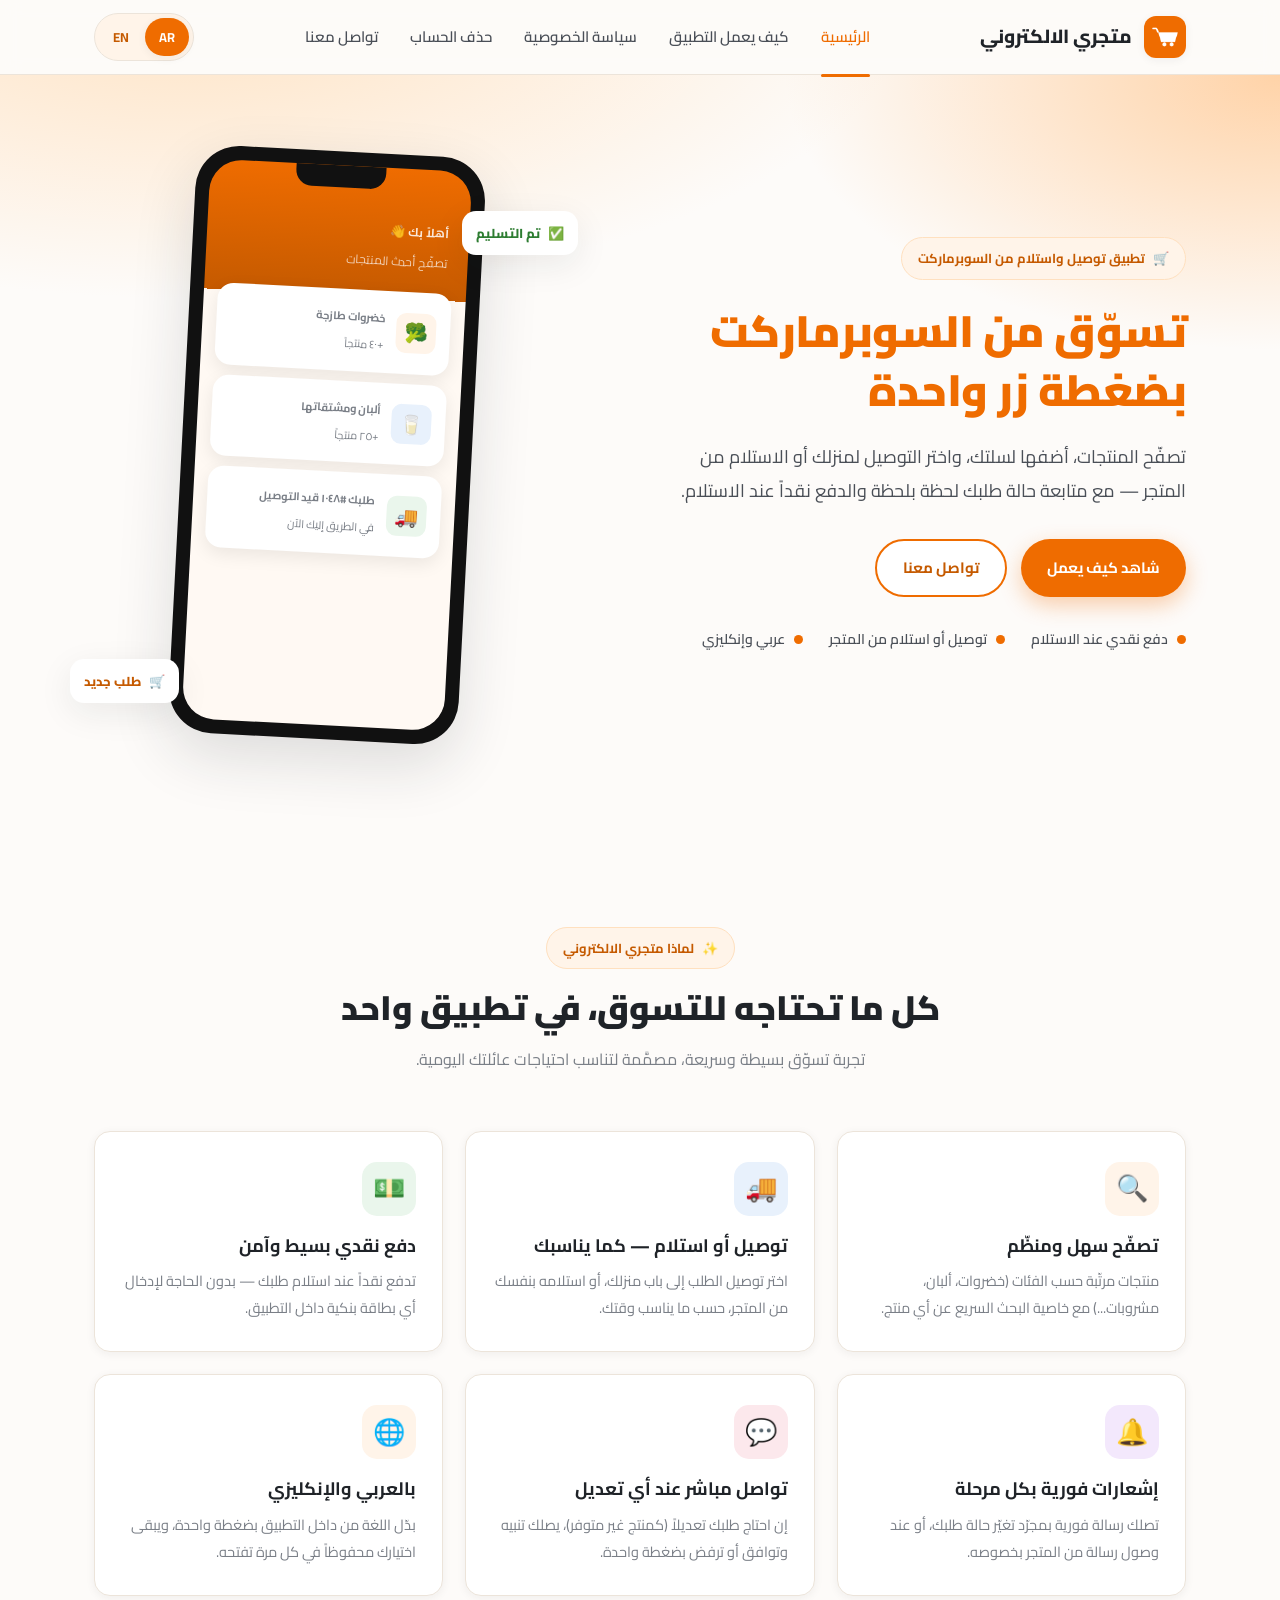
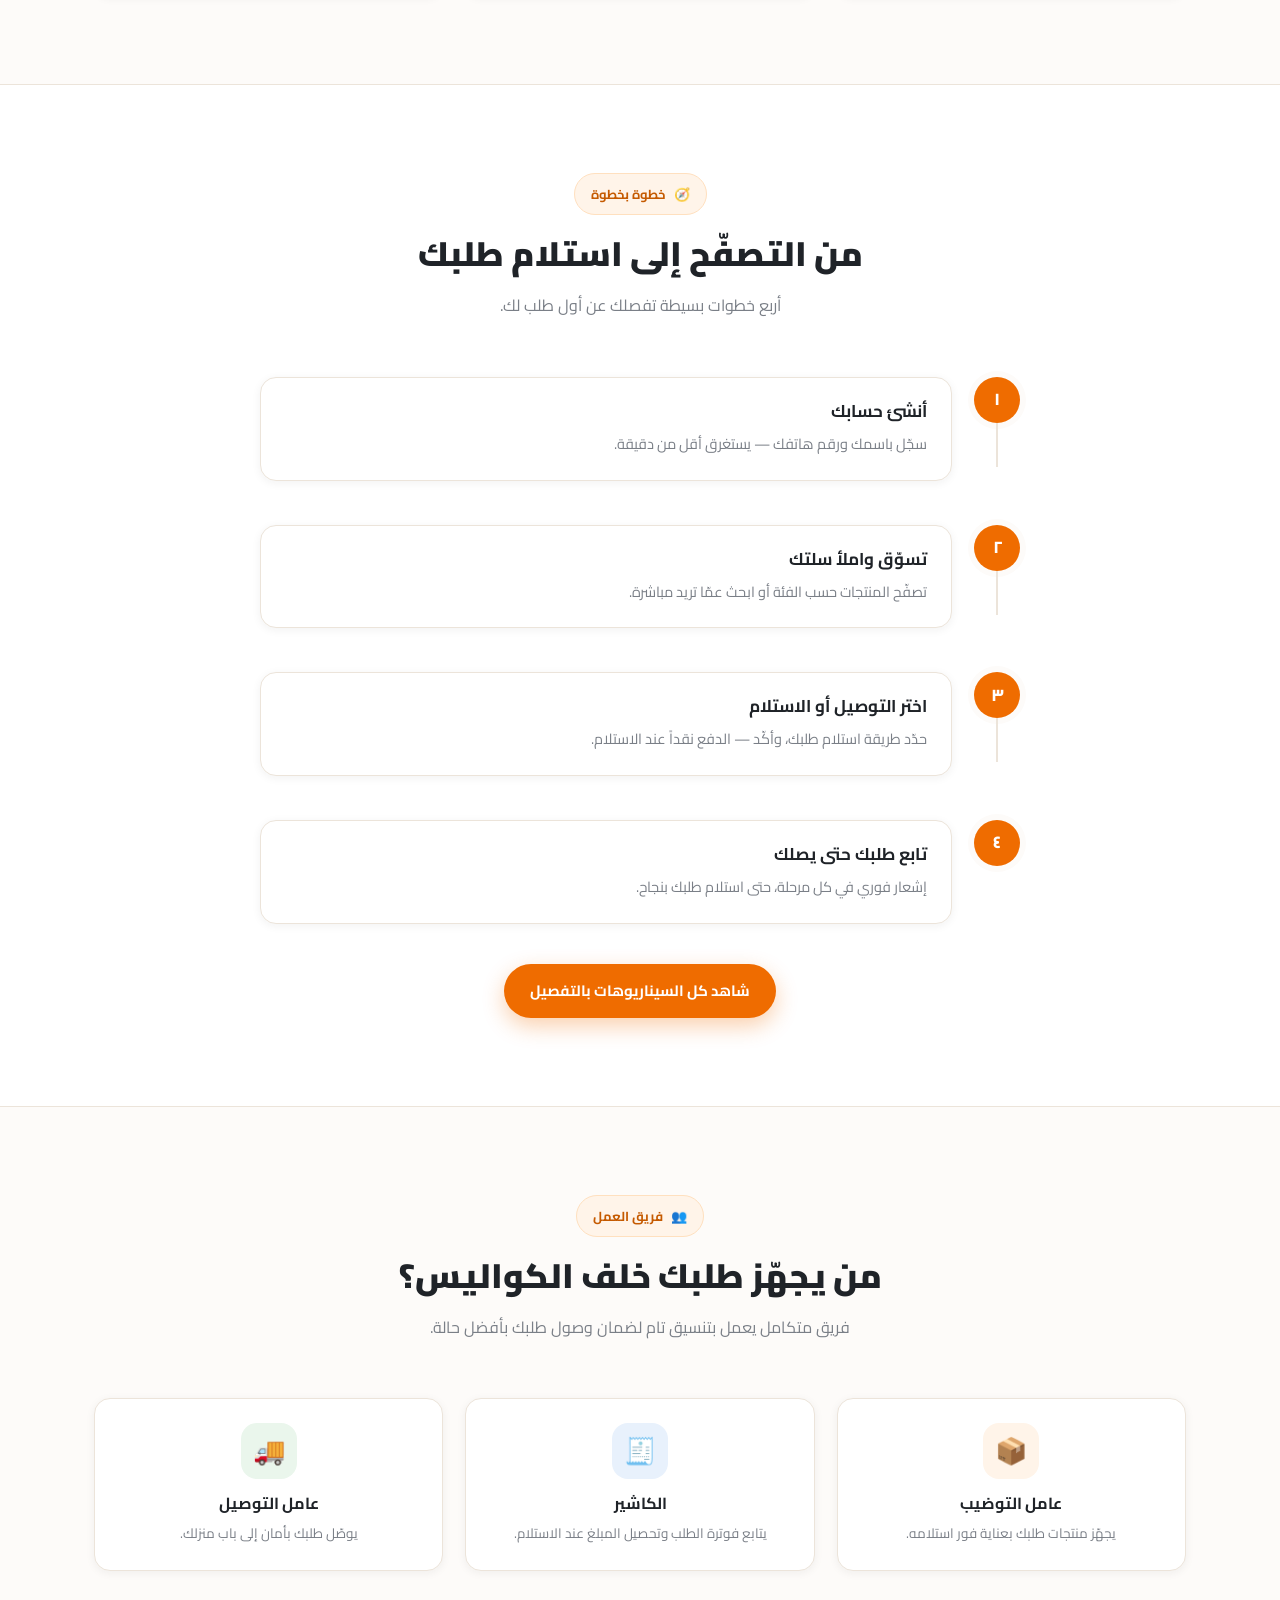
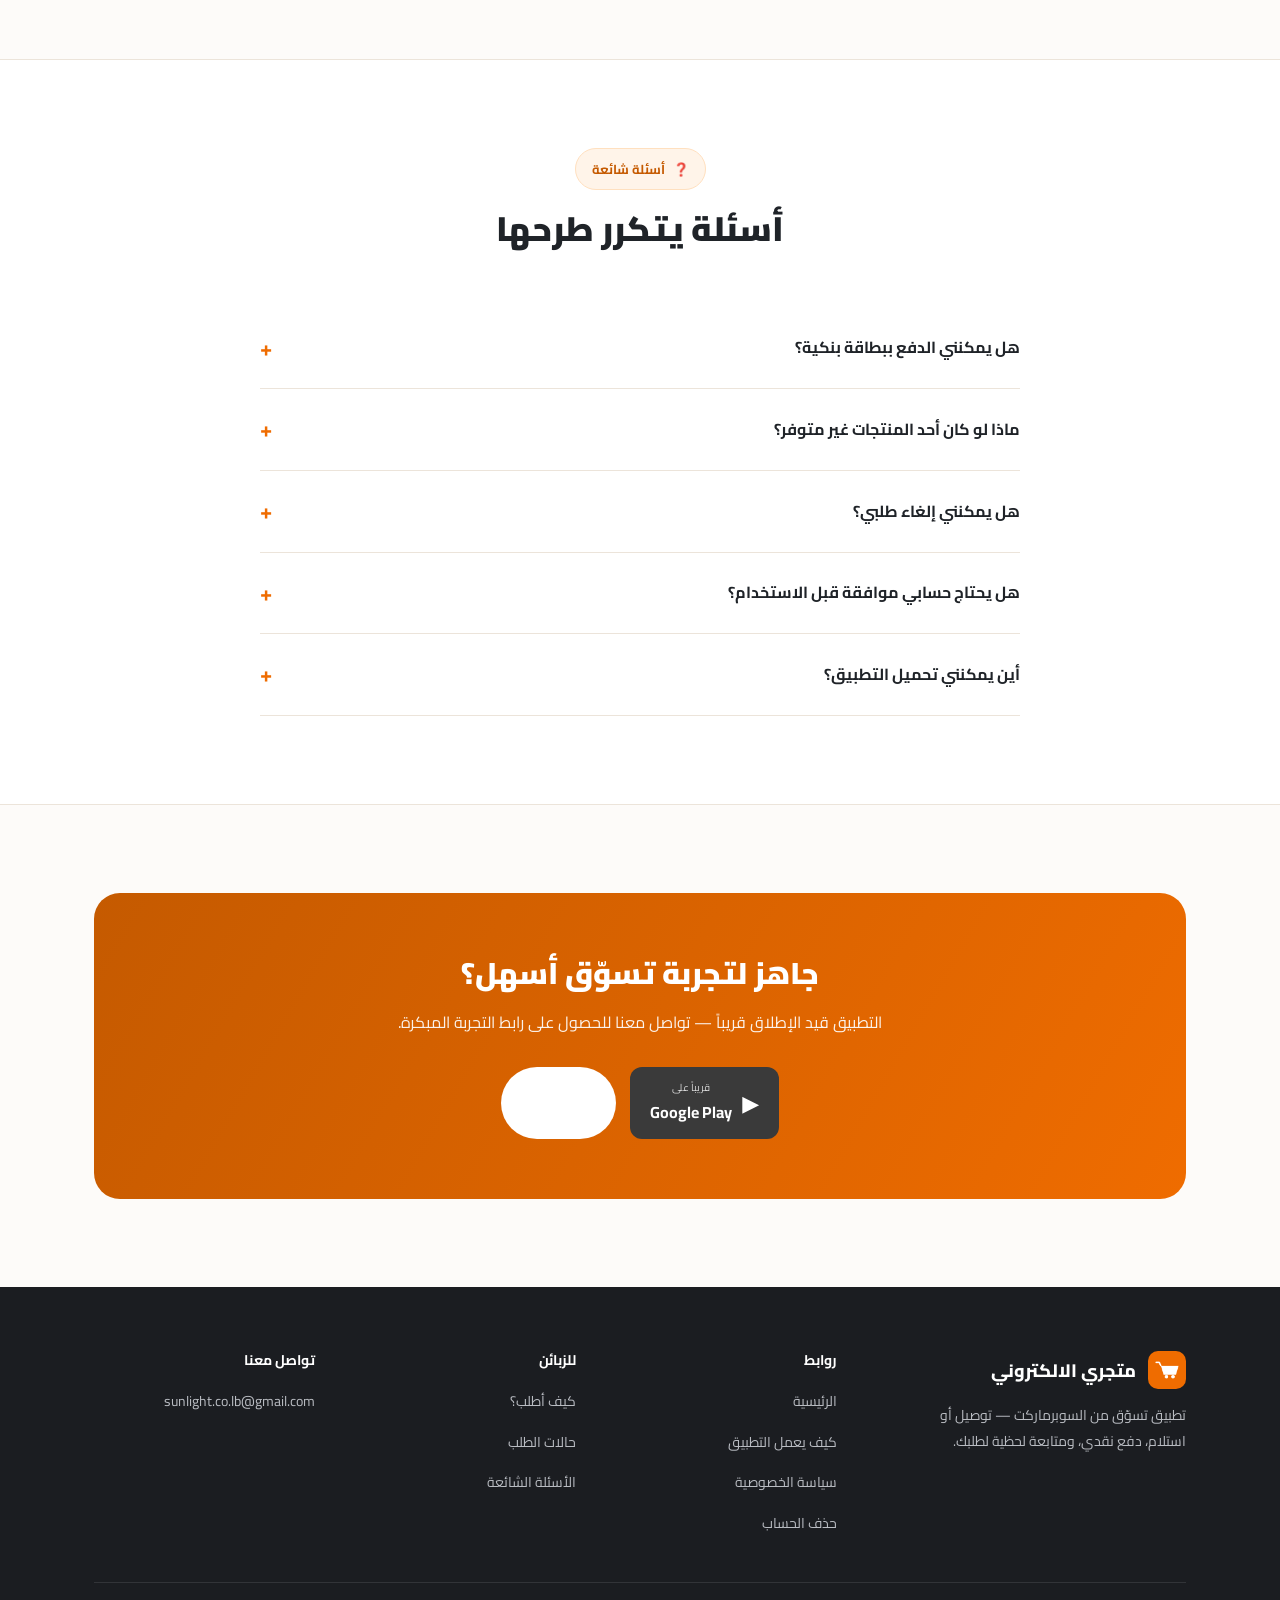
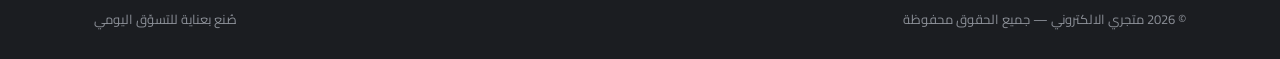
<file: index.html>
<!DOCTYPE html>
<html lang="ar" dir="rtl" data-lang="ar">
<head>
<meta charset="UTF-8">
<meta name="viewport" content="width=device-width, initial-scale=1.0">
<title>متجري الالكتروني — تسوّق من السوبرماركت بضغطة زر</title>
<meta name="description" content="تطبيق متجري الالكتروني: تصفّح منتجات السوبرماركت، اطلب توصيلاً لباب منزلك أو استلاماً من المتجر، وادفع نقداً عند الاستلام — بالعربي والإنكليزي.">
<link rel="icon" href="assets/icon.png">
<link rel="stylesheet" href="styles.css">
</head>
<body data-title-ar="متجري الالكتروني — تسوّق من السوبرماركت بضغطة زر" data-title-en="My Store — Shop Your Supermarket From Your Phone">

<!-- ============ Navbar ============ -->
<nav class="navbar">
  <div class="container">
    <a href="index.html" class="brand">
      <img src="assets/icon.png" alt="شعار متجري الالكتروني">
      <span class="lang-ar">متجري الالكتروني</span>
      <span class="lang-en">My Store</span>
    </a>
    <ul class="nav-links" id="navLinks">
      <li><a href="index.html" class="active"><span class="lang-ar">الرئيسية</span><span class="lang-en">Home</span></a></li>
      <li><a href="how-it-works.html"><span class="lang-ar">كيف يعمل التطبيق</span><span class="lang-en">How It Works</span></a></li>
      <li><a href="privacy.html"><span class="lang-ar">سياسة الخصوصية</span><span class="lang-en">Privacy Policy</span></a></li>
      <li><a href="delete-account.html"><span class="lang-ar">حذف الحساب</span><span class="lang-en">Delete Account</span></a></li>
      <li><a href="#contact"><span class="lang-ar">تواصل معنا</span><span class="lang-en">Contact</span></a></li>
    </ul>
    <div class="nav-right">
      <div class="lang-switch">
        <button data-lang="ar">AR</button>
        <button data-lang="en">EN</button>
      </div>
      <button class="hamburger" id="hamburger" aria-label="menu"><span></span><span></span><span></span></button>
    </div>
  </div>
</nav>

<!-- ============ Hero ============ -->
<header class="hero">
  <div class="container hero-grid">
    <div>
      <div class="eyebrow">🛒 <span class="lang-ar">تطبيق توصيل واستلام من السوبرماركت</span><span class="lang-en">Grocery delivery &amp; pickup app</span></div>
      <h1>
        <span class="lang-ar">تسوّق من السوبرماركت<br>بضغطة <span>زر واحدة</span></span>
        <span class="lang-en">Shop your supermarket<br>from <span>your phone</span></span>
      </h1>
      <p class="lead">
        <span class="lang-ar">تصفّح المنتجات، أضفها لسلتك، واختر التوصيل لمنزلك أو الاستلام من المتجر — مع متابعة حالة طلبك لحظة بلحظة والدفع نقداً عند الاستلام.</span>
        <span class="lang-en">Browse products, add them to your cart, and choose home delivery or in-store pickup — track your order status live, and pay cash on arrival.</span>
      </p>
      <div class="hero-ctas">
        <a href="how-it-works.html" class="btn btn-primary">
          <span class="lang-ar">شاهد كيف يعمل</span><span class="lang-en">See How It Works</span>
        </a>
        <a href="#contact" class="btn btn-outline">
          <span class="lang-ar">تواصل معنا</span><span class="lang-en">Contact Us</span>
        </a>
      </div>
      <div class="trust-row">
        <div class="trust-item"><span class="dot"></span><span class="lang-ar">دفع نقدي عند الاستلام</span><span class="lang-en">Cash on arrival</span></div>
        <div class="trust-item"><span class="dot"></span><span class="lang-ar">توصيل أو استلام من المتجر</span><span class="lang-en">Delivery or pickup</span></div>
        <div class="trust-item"><span class="dot"></span><span class="lang-ar">عربي وإنكليزي</span><span class="lang-en">Arabic &amp; English</span></div>
      </div>
    </div>

    <div class="phone-wrap">
      <div class="phone">
        <div class="phone-screen">
          <div class="ps-header">
            <b><span class="lang-ar">أهلاً بك 👋</span><span class="lang-en">Welcome 👋</span></b>
            <span><span class="lang-ar">تصفّح أحدث المنتجات</span><span class="lang-en">Browse the latest products</span></span>
          </div>
          <div class="ps-cards">
            <div class="ps-card">
              <div class="ico" style="background:#FFF4E9;">🥦</div>
              <div class="txt">
                <b><span class="lang-ar">خضروات طازجة</span><span class="lang-en">Fresh Vegetables</span></b>
                <span><span class="lang-ar">+٤٠ منتجاً</span><span class="lang-en">40+ items</span></span>
              </div>
            </div>
            <div class="ps-card">
              <div class="ico" style="background:#E8F1FC;">🥛</div>
              <div class="txt">
                <b><span class="lang-ar">ألبان ومشتقاتها</span><span class="lang-en">Dairy Products</span></b>
                <span><span class="lang-ar">+٢٥ منتجاً</span><span class="lang-en">25+ items</span></span>
              </div>
            </div>
            <div class="ps-card">
              <div class="ico" style="background:#EAF6EC;">🚚</div>
              <div class="txt">
                <b><span class="lang-ar">طلبك #١٠٤٨ قيد التوصيل</span><span class="lang-en">Order #1048 out for delivery</span></b>
                <span><span class="lang-ar">في الطريق إليك الآن</span><span class="lang-en">On its way to you now</span></span>
              </div>
            </div>
          </div>
        </div>
      </div>
      <div class="float-badge b1">✅ <span class="lang-ar">تم التسليم</span><span class="lang-en">Delivered</span></div>
      <div class="float-badge b2">🛒 <span class="lang-ar">طلب جديد</span><span class="lang-en">New order</span></div>
    </div>
  </div>
</header>

<!-- ============ Features ============ -->
<section id="features">
  <div class="container">
    <div class="section-head" data-reveal>
      <div class="eyebrow">✨ <span class="lang-ar">لماذا متجري الالكتروني</span><span class="lang-en">Why My Store</span></div>
      <h2><span class="lang-ar">كل ما تحتاجه للتسوق، في تطبيق واحد</span><span class="lang-en">Everything you need to shop, in one app</span></h2>
      <p><span class="lang-ar">تجربة تسوّق بسيطة وسريعة، مصمَّمة لتناسب احتياجات عائلتك اليومية.</span><span class="lang-en">A simple, fast shopping experience designed around your family's daily needs.</span></p>
    </div>
    <div class="grid grid-3">
      <div class="feature-card" data-reveal>
        <div class="feature-icon" style="background:#FFF4E9;">🔍</div>
        <h3><span class="lang-ar">تصفّح سهل ومنظّم</span><span class="lang-en">Easy, Organized Browsing</span></h3>
        <p><span class="lang-ar">منتجات مرتّبة حسب الفئات (خضروات، ألبان، مشروبات...) مع خاصية البحث السريع عن أي منتج.</span><span class="lang-en">Products organized by category (vegetables, dairy, drinks...) with fast search for any item.</span></p>
      </div>
      <div class="feature-card" data-reveal>
        <div class="feature-icon" style="background:#E8F1FC;">🚚</div>
        <h3><span class="lang-ar">توصيل أو استلام — كما يناسبك</span><span class="lang-en">Delivery or Pickup — Your Choice</span></h3>
        <p><span class="lang-ar">اختر توصيل الطلب إلى باب منزلك، أو استلامه بنفسك من المتجر، حسب ما يناسب وقتك.</span><span class="lang-en">Choose to have your order delivered to your door, or pick it up yourself from the store.</span></p>
      </div>
      <div class="feature-card" data-reveal>
        <div class="feature-icon" style="background:#EAF6EC;">💵</div>
        <h3><span class="lang-ar">دفع نقدي بسيط وآمن</span><span class="lang-en">Simple, Secure Cash Payment</span></h3>
        <p><span class="lang-ar">تدفع نقداً عند استلام طلبك — بدون الحاجة لإدخال أي بطاقة بنكية داخل التطبيق.</span><span class="lang-en">Pay cash when your order arrives — no need to enter any bank card details in the app.</span></p>
      </div>
      <div class="feature-card" data-reveal>
        <div class="feature-icon" style="background:#F3E8FC;">🔔</div>
        <h3><span class="lang-ar">إشعارات فورية بكل مرحلة</span><span class="lang-en">Instant Notifications, Every Step</span></h3>
        <p><span class="lang-ar">تصلك رسالة فورية بمجرّد تغيّر حالة طلبك، أو عند وصول رسالة من المتجر بخصوصه.</span><span class="lang-en">Get an instant push notification whenever your order status changes or the store messages you.</span></p>
      </div>
      <div class="feature-card" data-reveal>
        <div class="feature-icon" style="background:#FCE8EC;">💬</div>
        <h3><span class="lang-ar">تواصل مباشر عند أي تعديل</span><span class="lang-en">Direct Chat For Any Changes</span></h3>
        <p><span class="lang-ar">إن احتاج طلبك تعديلاً (كمنتج غير متوفر)، يصلك تنبيه وتوافق أو ترفض بضغطة واحدة.</span><span class="lang-en">If your order needs a change (like an out-of-stock item), you're notified and can approve or decline in one tap.</span></p>
      </div>
      <div class="feature-card" data-reveal>
        <div class="feature-icon" style="background:#FFF4E9;">🌐</div>
        <h3><span class="lang-ar">بالعربي والإنكليزي</span><span class="lang-en">In Arabic &amp; English</span></h3>
        <p><span class="lang-ar">بدّل اللغة من داخل التطبيق بضغطة واحدة، ويبقى اختيارك محفوظاً في كل مرة تفتحه.</span><span class="lang-en">Switch languages inside the app with one tap — your choice is remembered every time you open it.</span></p>
      </div>
    </div>
  </div>
</section>

<!-- ============ How it works (quick overview) ============ -->
<section class="bg-alt">
  <div class="container">
    <div class="section-head" data-reveal>
      <div class="eyebrow">🧭 <span class="lang-ar">خطوة بخطوة</span><span class="lang-en">Step by step</span></div>
      <h2><span class="lang-ar">من التصفّح إلى استلام طلبك</span><span class="lang-en">From browsing to receiving your order</span></h2>
      <p><span class="lang-ar">أربع خطوات بسيطة تفصلك عن أول طلب لك.</span><span class="lang-en">Four simple steps stand between you and your first order.</span></p>
    </div>
    <div class="timeline" data-reveal>
      <div class="tl-item">
        <div class="tl-marker">١</div>
        <div class="tl-body">
          <h3><span class="lang-ar">أنشئ حسابك</span><span class="lang-en">Create your account</span></h3>
          <p><span class="lang-ar">سجّل باسمك ورقم هاتفك — يستغرق أقل من دقيقة.</span><span class="lang-en">Sign up with your name and phone number — takes less than a minute.</span></p>
        </div>
      </div>
      <div class="tl-item">
        <div class="tl-marker">٢</div>
        <div class="tl-body">
          <h3><span class="lang-ar">تسوّق واملأ سلتك</span><span class="lang-en">Shop and fill your cart</span></h3>
          <p><span class="lang-ar">تصفّح المنتجات حسب الفئة أو ابحث عمّا تريد مباشرة.</span><span class="lang-en">Browse by category or search directly for what you need.</span></p>
        </div>
      </div>
      <div class="tl-item">
        <div class="tl-marker">٣</div>
        <div class="tl-body">
          <h3><span class="lang-ar">اختر التوصيل أو الاستلام</span><span class="lang-en">Choose delivery or pickup</span></h3>
          <p><span class="lang-ar">حدّد طريقة استلام طلبك، وأكّد — الدفع نقداً عند الاستلام.</span><span class="lang-en">Pick how you'll receive your order and confirm — pay cash on arrival.</span></p>
        </div>
      </div>
      <div class="tl-item">
        <div class="tl-marker">٤</div>
        <div class="tl-body">
          <h3><span class="lang-ar">تابع طلبك حتى يصلك</span><span class="lang-en">Track it until it arrives</span></h3>
          <p><span class="lang-ar">إشعار فوري في كل مرحلة، حتى استلام طلبك بنجاح.</span><span class="lang-en">Instant updates at every stage, until your order is successfully in your hands.</span></p>
        </div>
      </div>
    </div>
    <div class="text-center mt-40">
      <a href="how-it-works.html" class="btn btn-primary">
        <span class="lang-ar">شاهد كل السيناريوهات بالتفصيل</span><span class="lang-en">See All Scenarios In Detail</span>
      </a>
    </div>
  </div>
</section>

<!-- ============ Behind the scenes ============ -->
<section>
  <div class="container">
    <div class="section-head" data-reveal>
      <div class="eyebrow">👥 <span class="lang-ar">فريق العمل</span><span class="lang-en">Our team</span></div>
      <h2><span class="lang-ar">من يجهّز طلبك خلف الكواليس؟</span><span class="lang-en">Who prepares your order behind the scenes?</span></h2>
      <p><span class="lang-ar">فريق متكامل يعمل بتنسيق تام لضمان وصول طلبك بأفضل حالة.</span><span class="lang-en">A coordinated team working together to make sure your order arrives in perfect condition.</span></p>
    </div>
    <div class="grid grid-3">
      <div class="role-card" data-reveal>
        <div class="ico" style="background:#FFF4E9;">📦</div>
        <h4><span class="lang-ar">عامل التوضيب</span><span class="lang-en">Packer</span></h4>
        <p><span class="lang-ar">يجهّز منتجات طلبك بعناية فور استلامه.</span><span class="lang-en">Carefully prepares your order's items as soon as it comes in.</span></p>
      </div>
      <div class="role-card" data-reveal>
        <div class="ico" style="background:#E8F1FC;">🧾</div>
        <h4><span class="lang-ar">الكاشير</span><span class="lang-en">Cashier</span></h4>
        <p><span class="lang-ar">يتابع فوترة الطلب وتحصيل المبلغ عند الاستلام.</span><span class="lang-en">Handles order billing and payment collection on arrival.</span></p>
      </div>
      <div class="role-card" data-reveal>
        <div class="ico" style="background:#EAF6EC;">🚚</div>
        <h4><span class="lang-ar">عامل التوصيل</span><span class="lang-en">Delivery Worker</span></h4>
        <p><span class="lang-ar">يوصّل طلبك بأمان إلى باب منزلك.</span><span class="lang-en">Safely delivers your order right to your door.</span></p>
      </div>
    </div>
  </div>
</section>

<!-- ============ FAQ ============ -->
<section class="bg-alt">
  <div class="container">
    <div class="section-head" data-reveal>
      <div class="eyebrow">❓ <span class="lang-ar">أسئلة شائعة</span><span class="lang-en">FAQ</span></div>
      <h2><span class="lang-ar">أسئلة يتكرر طرحها</span><span class="lang-en">Frequently asked questions</span></h2>
    </div>
    <div class="faq" data-reveal>
      <div class="faq-item">
        <div class="faq-q">
          <span><span class="lang-ar">هل يمكنني الدفع ببطاقة بنكية؟</span><span class="lang-en">Can I pay with a bank card?</span></span>
          <span class="plus">+</span>
        </div>
        <div class="faq-a">
          <span class="lang-ar">حالياً الدفع يكون نقداً فقط عند استلام الطلب، سواء كان توصيلاً أو استلاماً من المتجر.</span>
          <span class="lang-en">Currently, payment is cash-only upon receiving your order, whether by delivery or in-store pickup.</span>
        </div>
      </div>
      <div class="faq-item">
        <div class="faq-q">
          <span><span class="lang-ar">ماذا لو كان أحد المنتجات غير متوفر؟</span><span class="lang-en">What if an item is out of stock?</span></span>
          <span class="plus">+</span>
        </div>
        <div class="faq-a">
          <span class="lang-ar">يعدّل فريق المتجر طلبك ويرسل لك تنبيهاً لمراجعة التعديل والموافقة عليه أو رفضه قبل المتابعة.</span>
          <span class="lang-en">Our team will adjust your order and notify you to review and approve or decline the change before proceeding.</span>
        </div>
      </div>
      <div class="faq-item">
        <div class="faq-q">
          <span><span class="lang-ar">هل يمكنني إلغاء طلبي؟</span><span class="lang-en">Can I cancel my order?</span></span>
          <span class="plus">+</span>
        </div>
        <div class="faq-a">
          <span class="lang-ar">نعم، طالما لم يبدأ المتجر بتجهيزه بعد. بعد بدء التجهيز، تواصل مع المتجر مباشرة.</span>
          <span class="lang-en">Yes, as long as the store hasn't started preparing it yet. After that, please contact the store directly.</span>
        </div>
      </div>
      <div class="faq-item">
        <div class="faq-q">
          <span><span class="lang-ar">هل يحتاج حسابي موافقة قبل الاستخدام؟</span><span class="lang-en">Does my account need approval before I can use it?</span></span>
          <span class="plus">+</span>
        </div>
        <div class="faq-a">
          <span class="lang-ar">قد يطلب المتجر مراجعة حسابات الزبائن الجدد قبل التفعيل — ستصلك رسالة فور تفعيل حسابك.</span>
          <span class="lang-en">The store may review new customer accounts before activation — you'll be notified as soon as yours is approved.</span>
        </div>
      </div>
      <div class="faq-item">
        <div class="faq-q">
          <span><span class="lang-ar">أين يمكنني تحميل التطبيق؟</span><span class="lang-en">Where can I download the app?</span></span>
          <span class="plus">+</span>
        </div>
        <div class="faq-a">
          <span class="lang-ar">التطبيق قيد الإطلاق قريباً على Google Play. تواصل معنا للحصول على رابط تجربة مبكرة.</span>
          <span class="lang-en">The app is launching soon on Google Play. Contact us for an early-access download link.</span>
        </div>
      </div>
    </div>
  </div>
</section>

<!-- ============ CTA ============ -->
<section id="contact">
  <div class="container">
    <div class="cta-band" data-reveal>
      <h2><span class="lang-ar">جاهز لتجربة تسوّق أسهل؟</span><span class="lang-en">Ready for an easier way to shop?</span></h2>
      <p><span class="lang-ar">التطبيق قيد الإطلاق قريباً — تواصل معنا للحصول على رابط التجربة المبكرة.</span><span class="lang-en">Launching soon — reach out for an early-access link.</span></p>
      <div class="store-badges">
        <span class="store-badge soon">
          <span class="sb-ico">▶</span>
          <span>
            <small><span class="lang-ar">قريباً على</span><span class="lang-en">Coming soon on</span></small>
            Google Play
          </span>
        </span>
        <a href="mailto:sunlight.co.lb@gmail.com" class="btn btn-outline" style="background:#fff;">
          ✉️ <span class="lang-ar">راسلنا</span><span class="lang-en">Email Us</span>
        </a>
      </div>
    </div>
  </div>
</section>

<!-- ============ Footer ============ -->
<footer>
  <div class="container">
    <div class="footer-grid">
      <div>
        <div class="footer-brand">
          <img src="assets/icon.png" alt="شعار متجري الالكتروني">
          <span class="lang-ar">متجري الالكتروني</span>
          <span class="lang-en">My Store</span>
        </div>
        <p style="font-size:14px;max-width:280px;">
          <span class="lang-ar">تطبيق تسوّق من السوبرماركت — توصيل أو استلام، دفع نقدي، ومتابعة لحظية لطلبك.</span>
          <span class="lang-en">A supermarket shopping app — delivery or pickup, cash payment, and live order tracking.</span>
        </p>
      </div>
      <div class="footer-col">
        <h4><span class="lang-ar">روابط</span><span class="lang-en">Links</span></h4>
        <ul>
          <li><a href="index.html"><span class="lang-ar">الرئيسية</span><span class="lang-en">Home</span></a></li>
          <li><a href="how-it-works.html"><span class="lang-ar">كيف يعمل التطبيق</span><span class="lang-en">How It Works</span></a></li>
          <li><a href="privacy.html"><span class="lang-ar">سياسة الخصوصية</span><span class="lang-en">Privacy Policy</span></a></li>
          <li><a href="delete-account.html"><span class="lang-ar">حذف الحساب</span><span class="lang-en">Delete Account</span></a></li>
        </ul>
      </div>
      <div class="footer-col">
        <h4><span class="lang-ar">للزبائن</span><span class="lang-en">For Customers</span></h4>
        <ul>
          <li><a href="how-it-works.html#ordering"><span class="lang-ar">كيف أطلب؟</span><span class="lang-en">How to order</span></a></li>
          <li><a href="how-it-works.html#status"><span class="lang-ar">حالات الطلب</span><span class="lang-en">Order statuses</span></a></li>
          <li><a href="how-it-works.html#faq"><span class="lang-ar">الأسئلة الشائعة</span><span class="lang-en">FAQ</span></a></li>
        </ul>
      </div>
      <div class="footer-col">
        <h4><span class="lang-ar">تواصل معنا</span><span class="lang-en">Contact</span></h4>
        <ul>
          <li><a href="mailto:sunlight.co.lb@gmail.com">sunlight.co.lb@gmail.com</a></li>
        </ul>
      </div>
    </div>
    <div class="footer-bottom">
      <span>© 2026 <span class="lang-ar">متجري الالكتروني — جميع الحقوق محفوظة</span><span class="lang-en">My Store — All rights reserved</span></span>
      <span><span class="lang-ar">صُنع بعناية للتسوّق اليومي</span><span class="lang-en">Made with care for everyday shopping</span></span>
    </div>
  </div>
</footer>

<script src="script.js"></script>
</body>
</html>
</file>
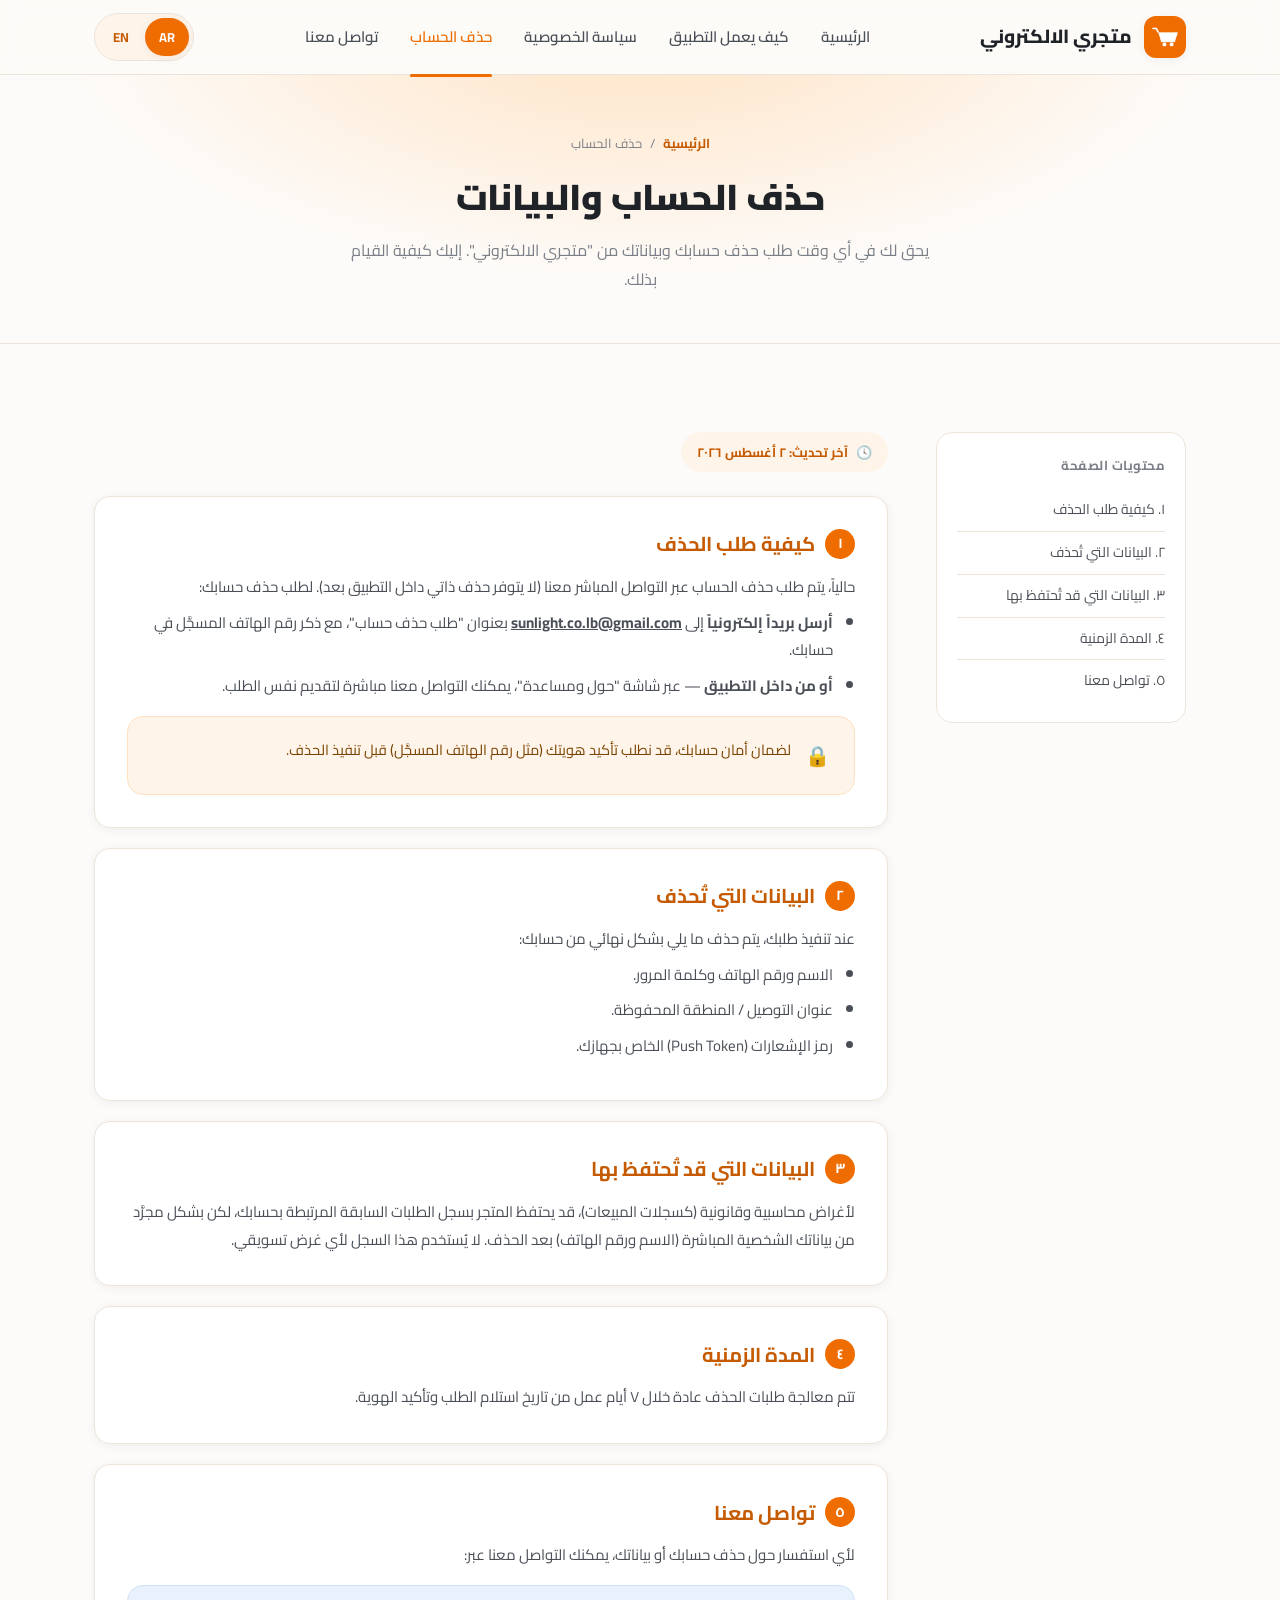
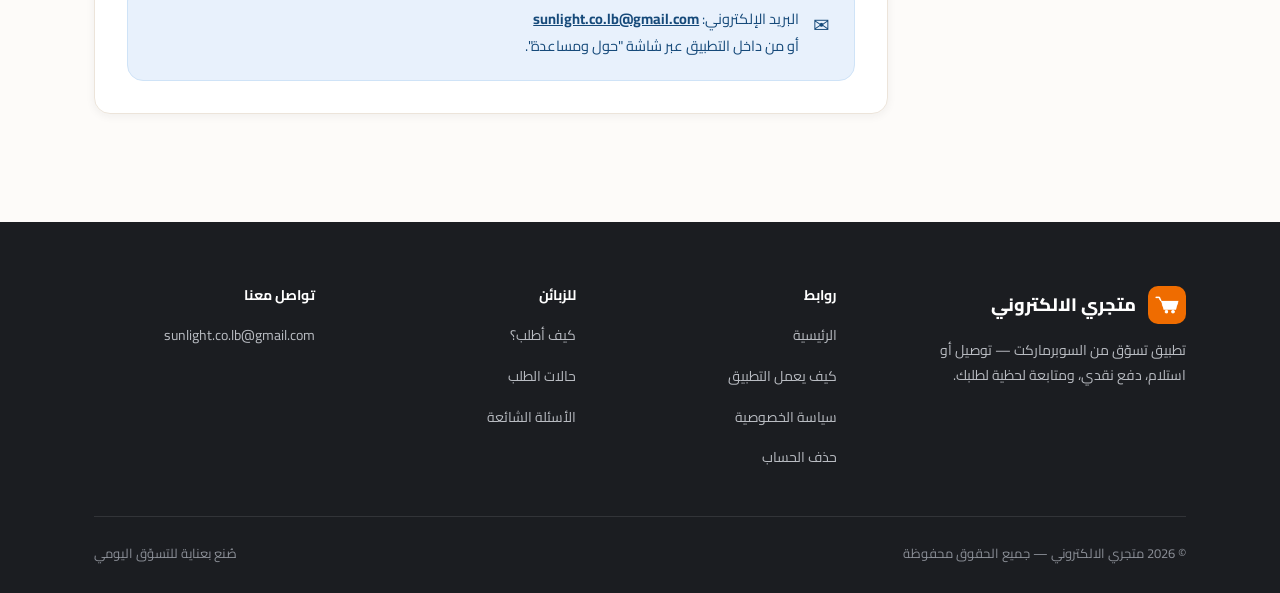
<file: delete-account.html>
<!DOCTYPE html>
<html lang="ar" dir="rtl" data-lang="ar">
<head>
<meta charset="UTF-8">
<meta name="viewport" content="width=device-width, initial-scale=1.0">
<title>حذف الحساب — متجري الالكتروني</title>
<meta name="description" content="كيفية طلب حذف حسابك وبياناتك من تطبيق متجري الالكتروني.">
<link rel="icon" href="assets/icon.png">
<link rel="stylesheet" href="styles.css">
</head>
<body data-title-ar="حذف الحساب — متجري الالكتروني" data-title-en="Delete Account — My Store">

<!-- ============ Navbar ============ -->
<nav class="navbar">
  <div class="container">
    <a href="index.html" class="brand">
      <img src="assets/icon.png" alt="شعار متجري الالكتروني">
      <span class="lang-ar">متجري الالكتروني</span>
      <span class="lang-en">My Store</span>
    </a>
    <ul class="nav-links" id="navLinks">
      <li><a href="index.html"><span class="lang-ar">الرئيسية</span><span class="lang-en">Home</span></a></li>
      <li><a href="how-it-works.html"><span class="lang-ar">كيف يعمل التطبيق</span><span class="lang-en">How It Works</span></a></li>
      <li><a href="privacy.html"><span class="lang-ar">سياسة الخصوصية</span><span class="lang-en">Privacy Policy</span></a></li>
      <li><a href="delete-account.html" class="active"><span class="lang-ar">حذف الحساب</span><span class="lang-en">Delete Account</span></a></li>
      <li><a href="index.html#contact"><span class="lang-ar">تواصل معنا</span><span class="lang-en">Contact</span></a></li>
    </ul>
    <div class="nav-right">
      <div class="lang-switch">
        <button data-lang="ar">AR</button>
        <button data-lang="en">EN</button>
      </div>
      <button class="hamburger" id="hamburger" aria-label="menu"><span></span><span></span><span></span></button>
    </div>
  </div>
</nav>

<!-- ============ Page hero ============ -->
<header class="page-hero">
  <div class="container">
    <div class="breadcrumb">
      <a href="index.html"><span class="lang-ar">الرئيسية</span><span class="lang-en">Home</span></a>
      <span>/</span>
      <span><span class="lang-ar">حذف الحساب</span><span class="lang-en">Delete Account</span></span>
    </div>
    <h1><span class="lang-ar">حذف الحساب والبيانات</span><span class="lang-en">Delete Account &amp; Data</span></h1>
    <p>
      <span class="lang-ar">يحق لك في أي وقت طلب حذف حسابك وبياناتك من "متجري الالكتروني". إليك كيفية القيام بذلك.</span>
      <span class="lang-en">You may request deletion of your account and data from My Store at any time. Here's how.</span>
    </p>
  </div>
</header>

<section>
  <div class="container">
    <div class="policy-wrap">

      <!-- ============ TOC ============ -->
      <aside class="policy-toc">
        <b><span class="lang-ar">محتويات الصفحة</span><span class="lang-en">On this page</span></b>
        <a href="#s1"><span class="lang-ar">١. كيفية طلب الحذف</span><span class="lang-en">1. How to Request Deletion</span></a>
        <a href="#s2"><span class="lang-ar">٢. البيانات التي تُحذف</span><span class="lang-en">2. Data That Gets Deleted</span></a>
        <a href="#s3"><span class="lang-ar">٣. البيانات التي قد تُحتفظ بها</span><span class="lang-en">3. Data That May Be Retained</span></a>
        <a href="#s4"><span class="lang-ar">٤. المدة الزمنية</span><span class="lang-en">4. Timeframe</span></a>
        <a href="#s5"><span class="lang-ar">٥. تواصل معنا</span><span class="lang-en">5. Contact Us</span></a>
      </aside>

      <!-- ============ Document ============ -->
      <div class="policy-doc">
        <div class="updated-badge">
          🕓 <span class="lang-ar">آخر تحديث: ٢ أغسطس ٢٠٢٦</span><span class="lang-en">Last updated: August 2, 2026</span>
        </div>

        <div class="card" id="s1" data-reveal>
          <h2><span class="num">١</span> <span class="lang-ar">كيفية طلب الحذف</span><span class="lang-en">How to Request Deletion</span></h2>
          <p>
            <span class="lang-ar">حالياً، يتم طلب حذف الحساب عبر التواصل المباشر معنا (لا يتوفر حذف ذاتي داخل التطبيق بعد). لطلب حذف حسابك:</span>
            <span class="lang-en">Currently, account deletion is requested by contacting us directly (in-app self-service deletion is not yet available). To request deletion of your account:</span>
          </p>
          <ul>
            <li>
              <strong><span class="lang-ar">أرسل بريداً إلكترونياً</span><span class="lang-en">Send an email</span></strong>
              <span class="lang-ar"> إلى</span><span class="lang-en"> to</span>
              <a href="mailto:sunlight.co.lb@gmail.com?subject=%D8%B7%D9%84%D8%A8%20%D8%AD%D8%B0%D9%81%20%D8%A7%D9%84%D8%AD%D8%B3%D8%A7%D8%A8" style="font-weight:700;">sunlight.co.lb@gmail.com</a>
              <span class="lang-ar"> بعنوان "طلب حذف حساب"، مع ذكر رقم الهاتف المسجَّل في حسابك.</span>
              <span class="lang-en"> with subject "Account Deletion Request", including the phone number registered to your account.</span>
            </li>
            <li>
              <strong><span class="lang-ar">أو من داخل التطبيق</span><span class="lang-en">Or from inside the app</span></strong>
              — <span class="lang-ar">عبر شاشة "حول ومساعدة"، يمكنك التواصل معنا مباشرة لتقديم نفس الطلب.</span>
              <span class="lang-en">via the "About &amp; Help" screen, you can reach us directly to submit the same request.</span>
            </li>
          </ul>
          <div class="callout mt-16">
            <span class="ico">🔒</span>
            <span><span class="lang-ar">لضمان أمان حسابك، قد نطلب تأكيد هويتك (مثل رقم الهاتف المسجَّل) قبل تنفيذ الحذف.</span><span class="lang-en">To keep your account secure, we may ask you to confirm your identity (such as your registered phone number) before processing the deletion.</span></span>
          </div>
        </div>

        <div class="card" id="s2" data-reveal>
          <h2><span class="num">٢</span> <span class="lang-ar">البيانات التي تُحذف</span><span class="lang-en">Data That Gets Deleted</span></h2>
          <p><span class="lang-ar">عند تنفيذ طلبك، يتم حذف ما يلي بشكل نهائي من حسابك:</span><span class="lang-en">Once your request is processed, the following is permanently deleted from your account:</span></p>
          <ul>
            <li><span class="lang-ar">الاسم ورقم الهاتف وكلمة المرور.</span><span class="lang-en">Your name, phone number, and password.</span></li>
            <li><span class="lang-ar">عنوان التوصيل / المنطقة المحفوظة.</span><span class="lang-en">Your saved delivery address / area.</span></li>
            <li><span class="lang-ar">رمز الإشعارات (Push Token) الخاص بجهازك.</span><span class="lang-en">Your device's push notification token.</span></li>
          </ul>
        </div>

        <div class="card" id="s3" data-reveal>
          <h2><span class="num">٣</span> <span class="lang-ar">البيانات التي قد تُحتفظ بها</span><span class="lang-en">Data That May Be Retained</span></h2>
          <p>
            <span class="lang-ar">لأغراض محاسبية وقانونية (كسجلات المبيعات)، قد يحتفظ المتجر بسجل الطلبات السابقة المرتبطة بحسابك، لكن بشكل مجرَّد من بياناتك الشخصية المباشرة (الاسم ورقم الهاتف) بعد الحذف. لا يُستخدم هذا السجل لأي غرض تسويقي.</span>
            <span class="lang-en">For accounting and legal purposes (such as sales records), the store may retain a record of your past orders, but with your direct personal identifiers (name and phone number) removed after deletion. This record is never used for marketing purposes.</span>
          </p>
        </div>

        <div class="card" id="s4" data-reveal>
          <h2><span class="num">٤</span> <span class="lang-ar">المدة الزمنية</span><span class="lang-en">Timeframe</span></h2>
          <p>
            <span class="lang-ar">تتم معالجة طلبات الحذف عادة خلال ٧ أيام عمل من تاريخ استلام الطلب وتأكيد الهوية.</span>
            <span class="lang-en">Deletion requests are typically processed within 7 business days of receiving your request and confirming your identity.</span>
          </p>
        </div>

        <div class="card" id="s5" data-reveal>
          <h2><span class="num">٥</span> <span class="lang-ar">تواصل معنا</span><span class="lang-en">Contact Us</span></h2>
          <p><span class="lang-ar">لأي استفسار حول حذف حسابك أو بياناتك، يمكنك التواصل معنا عبر:</span><span class="lang-en">For any questions about deleting your account or data, reach us at:</span></p>
          <div class="callout blue mt-16">
            <span class="ico">✉️</span>
            <span>
              <span class="lang-ar">البريد الإلكتروني:</span><span class="lang-en">Email:</span>
              <a href="mailto:sunlight.co.lb@gmail.com" style="font-weight:700;">sunlight.co.lb@gmail.com</a><br>
              <span class="lang-ar">أو من داخل التطبيق عبر شاشة "حول ومساعدة".</span>
              <span class="lang-en">Or from inside the app, via the "About &amp; Help" screen.</span>
            </span>
          </div>
        </div>

      </div>
    </div>
  </div>
</section>

<!-- ============ Footer ============ -->
<footer>
  <div class="container">
    <div class="footer-grid">
      <div>
        <div class="footer-brand">
          <img src="assets/icon.png" alt="شعار متجري الالكتروني">
          <span class="lang-ar">متجري الالكتروني</span>
          <span class="lang-en">My Store</span>
        </div>
        <p style="font-size:14px;max-width:280px;">
          <span class="lang-ar">تطبيق تسوّق من السوبرماركت — توصيل أو استلام، دفع نقدي، ومتابعة لحظية لطلبك.</span>
          <span class="lang-en">A supermarket shopping app — delivery or pickup, cash payment, and live order tracking.</span>
        </p>
      </div>
      <div class="footer-col">
        <h4><span class="lang-ar">روابط</span><span class="lang-en">Links</span></h4>
        <ul>
          <li><a href="index.html"><span class="lang-ar">الرئيسية</span><span class="lang-en">Home</span></a></li>
          <li><a href="how-it-works.html"><span class="lang-ar">كيف يعمل التطبيق</span><span class="lang-en">How It Works</span></a></li>
          <li><a href="privacy.html"><span class="lang-ar">سياسة الخصوصية</span><span class="lang-en">Privacy Policy</span></a></li>
          <li><a href="delete-account.html"><span class="lang-ar">حذف الحساب</span><span class="lang-en">Delete Account</span></a></li>
        </ul>
      </div>
      <div class="footer-col">
        <h4><span class="lang-ar">للزبائن</span><span class="lang-en">For Customers</span></h4>
        <ul>
          <li><a href="how-it-works.html#ordering"><span class="lang-ar">كيف أطلب؟</span><span class="lang-en">How to order</span></a></li>
          <li><a href="how-it-works.html#status"><span class="lang-ar">حالات الطلب</span><span class="lang-en">Order statuses</span></a></li>
          <li><a href="how-it-works.html#faq"><span class="lang-ar">الأسئلة الشائعة</span><span class="lang-en">FAQ</span></a></li>
        </ul>
      </div>
      <div class="footer-col">
        <h4><span class="lang-ar">تواصل معنا</span><span class="lang-en">Contact</span></h4>
        <ul>
          <li><a href="mailto:sunlight.co.lb@gmail.com">sunlight.co.lb@gmail.com</a></li>
        </ul>
      </div>
    </div>
    <div class="footer-bottom">
      <span>© 2026 <span class="lang-ar">متجري الالكتروني — جميع الحقوق محفوظة</span><span class="lang-en">My Store — All rights reserved</span></span>
      <span><span class="lang-ar">صُنع بعناية للتسوّق اليومي</span><span class="lang-en">Made with care for everyday shopping</span></span>
    </div>
  </div>
</footer>

<script src="script.js"></script>
</body>
</html>
</file>
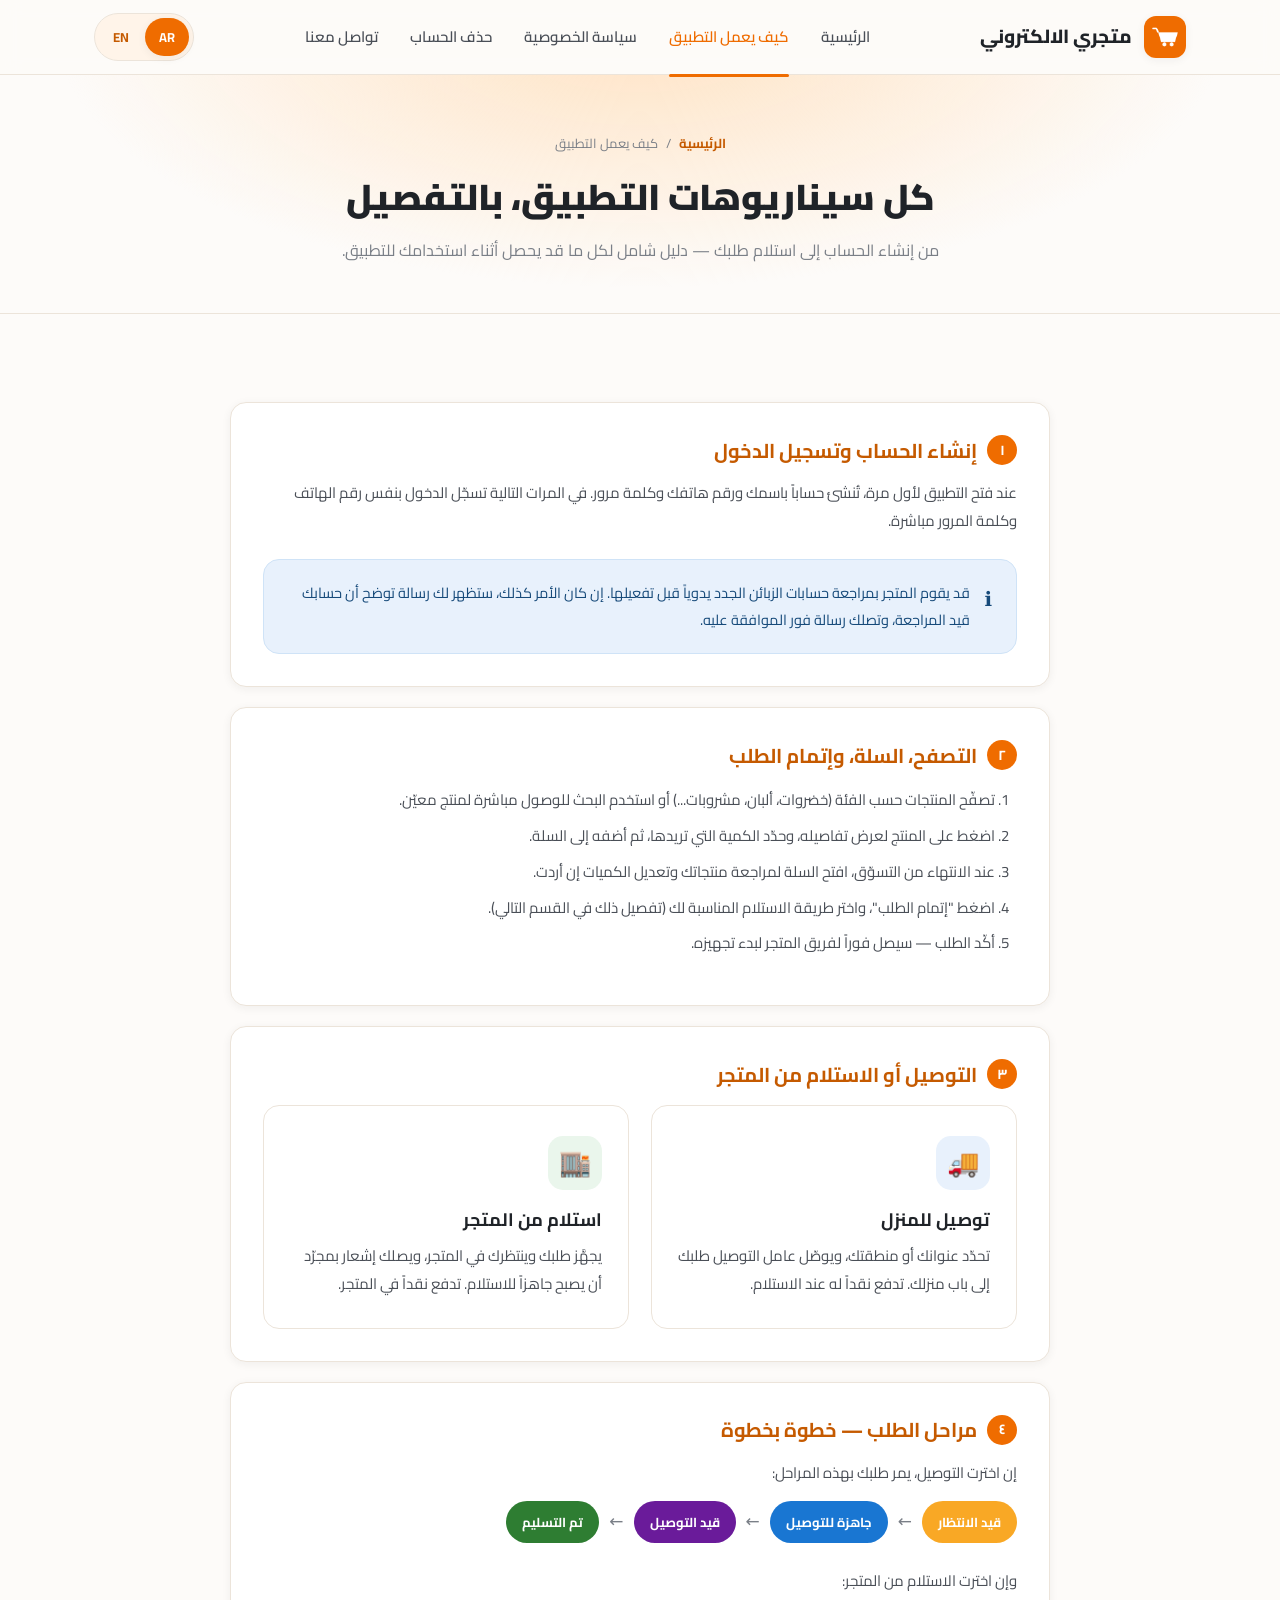
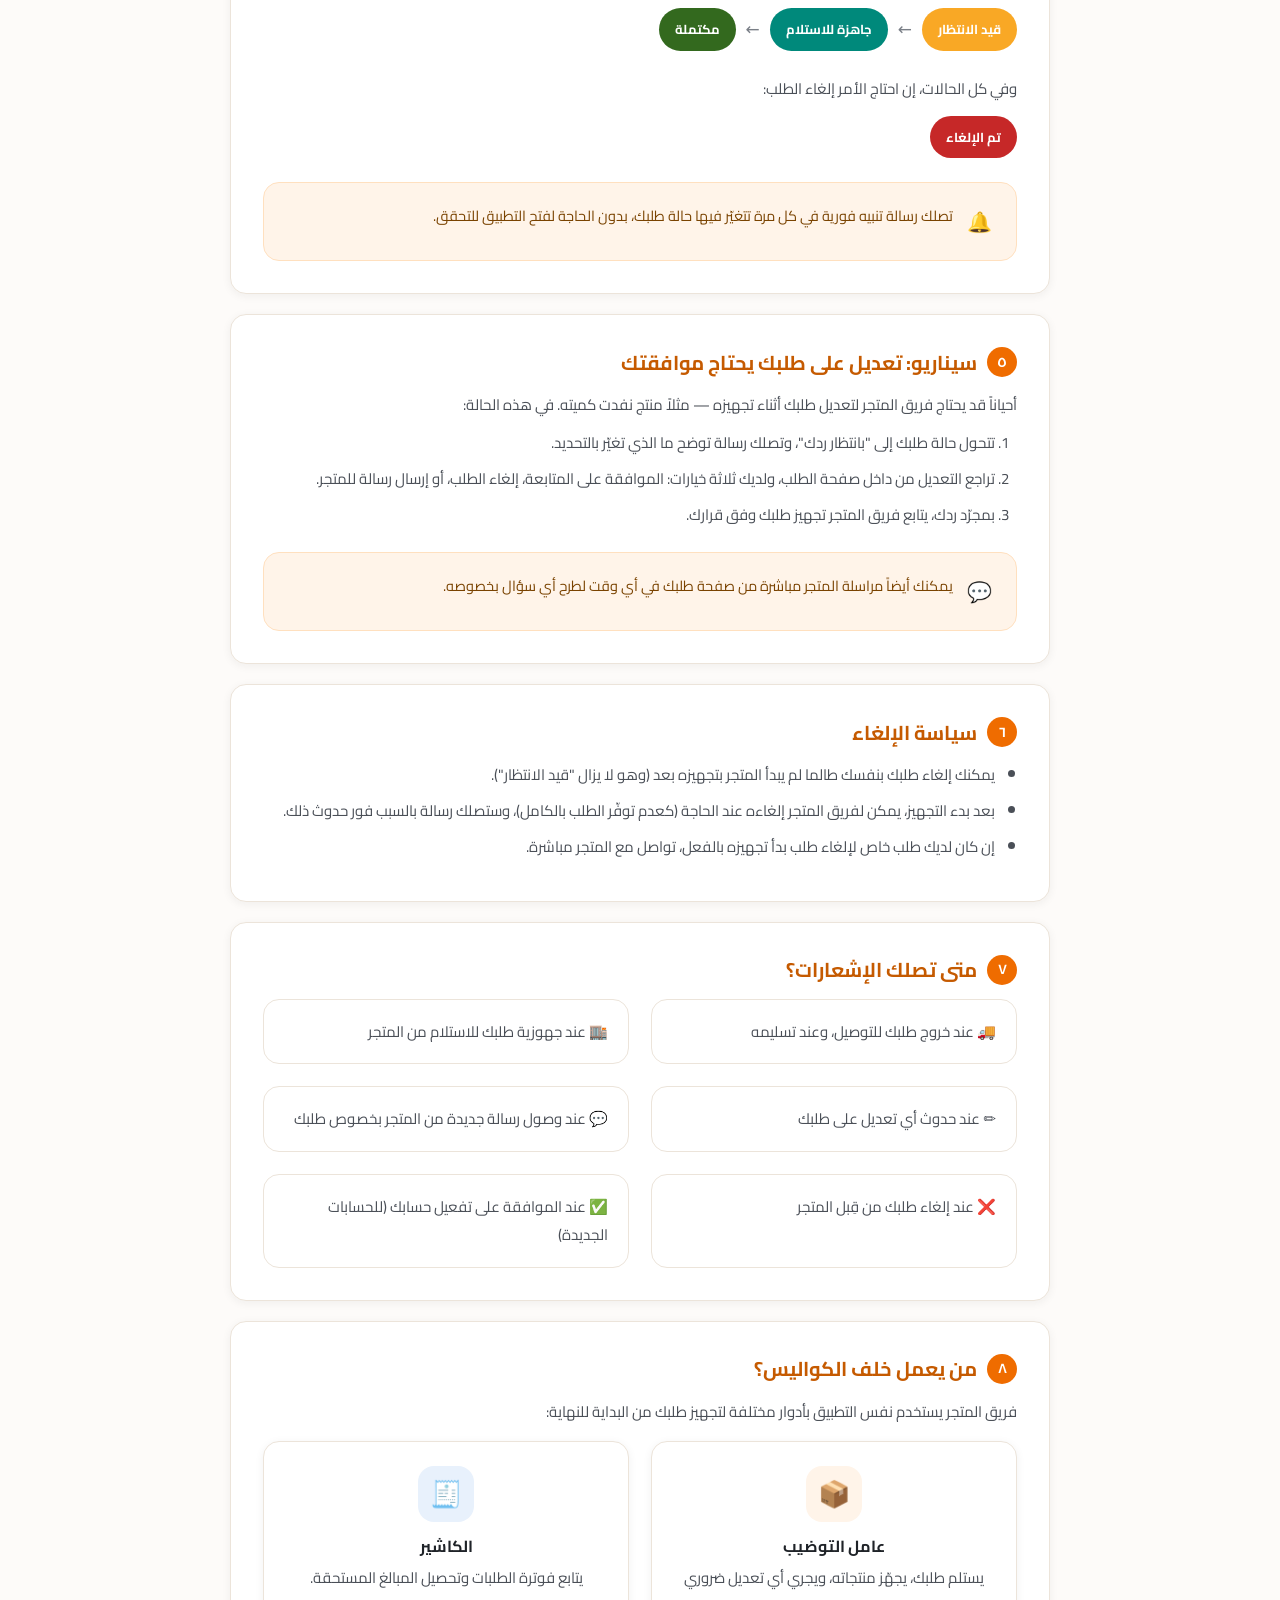
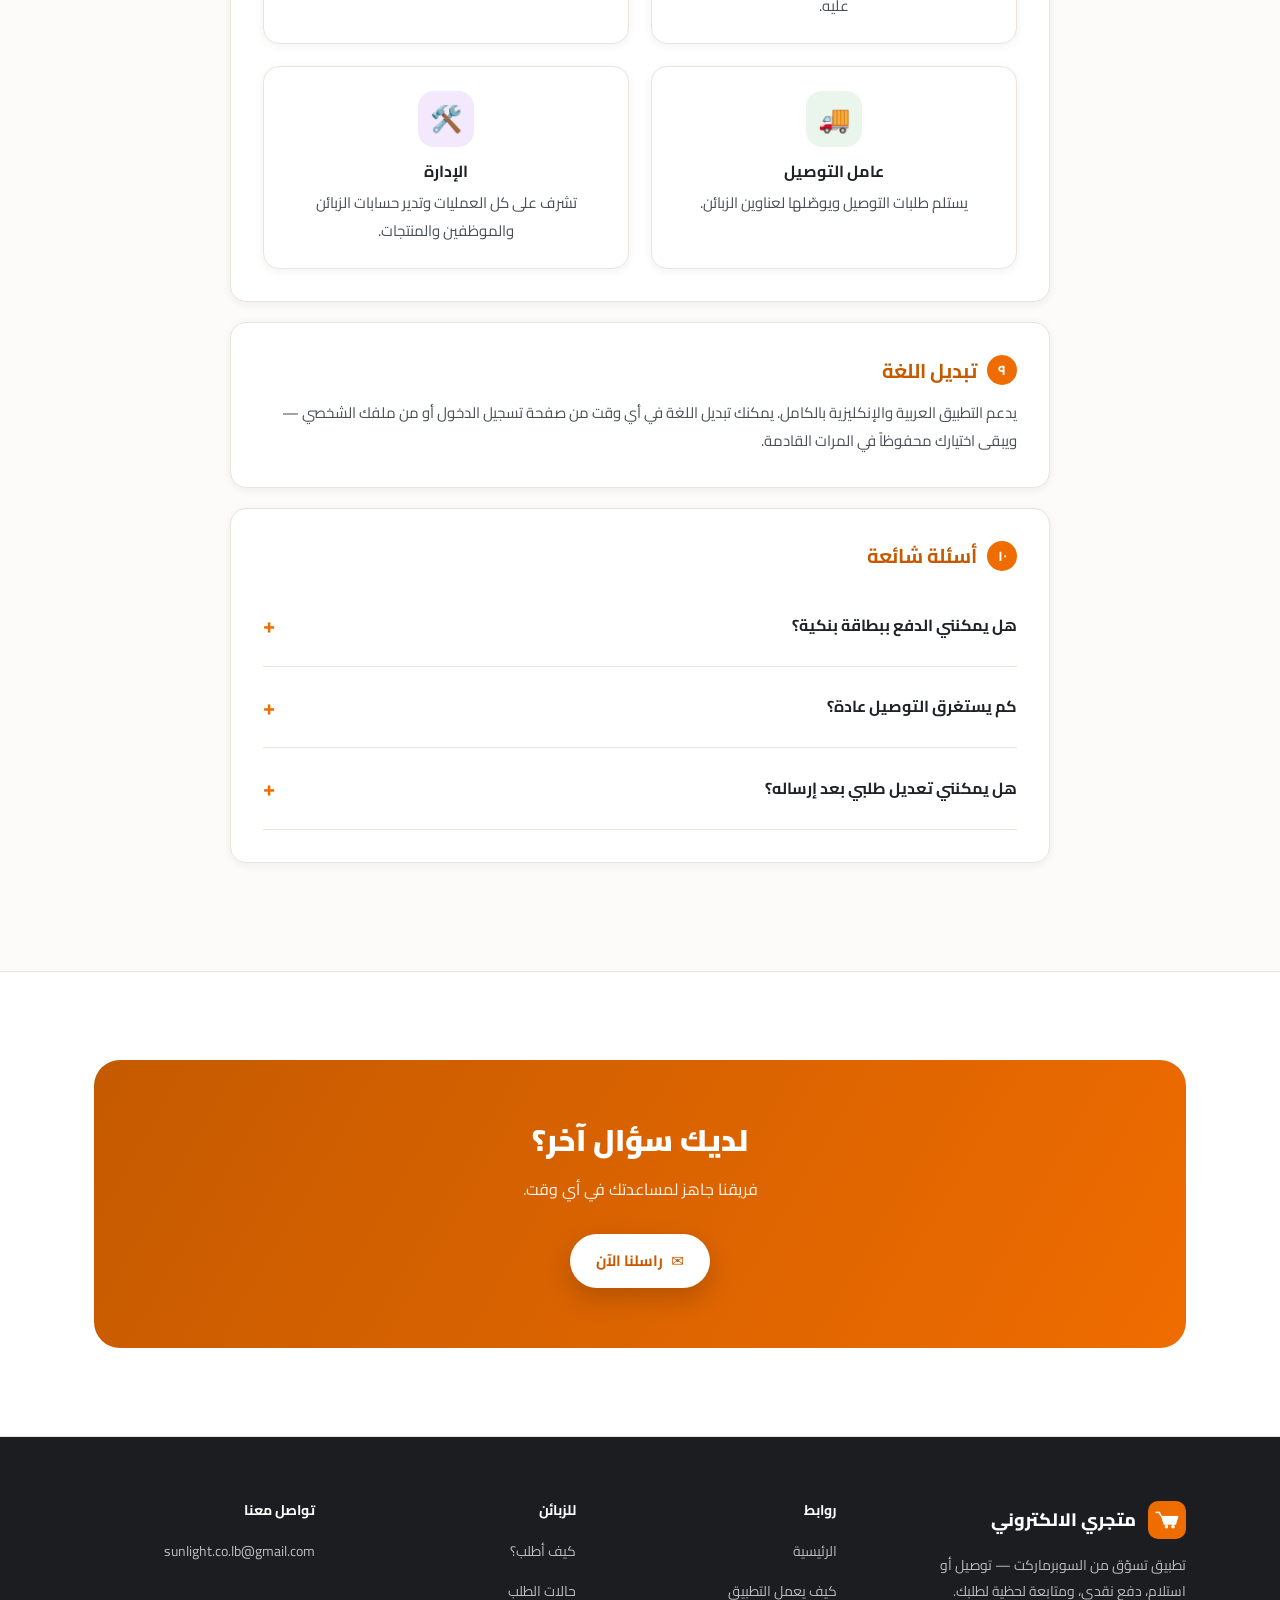
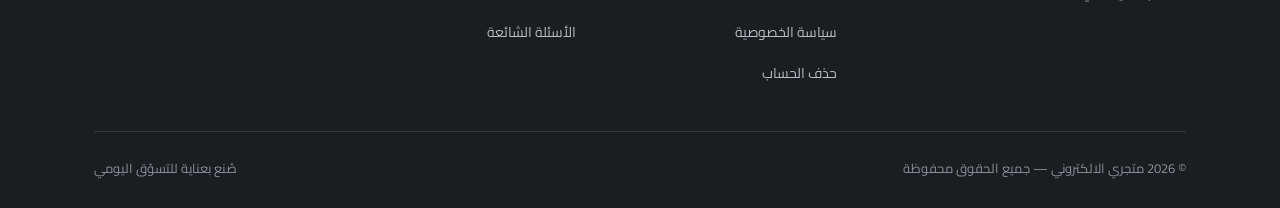
<file: how-it-works.html>
<!DOCTYPE html>
<html lang="ar" dir="rtl" data-lang="ar">
<head>
<meta charset="UTF-8">
<meta name="viewport" content="width=device-width, initial-scale=1.0">
<title>كيف يعمل تطبيق متجري الالكتروني — كل السيناريوهات</title>
<meta name="description" content="دليل تفصيلي لكل سيناريوهات تطبيق متجري الالكتروني: التسجيل، التصفح، الطلب، التوصيل والاستلام، حالات الطلب، التعديل والموافقة، الإلغاء، والإشعارات.">
<link rel="icon" href="assets/icon.png">
<link rel="stylesheet" href="styles.css">
</head>
<body data-title-ar="كيف يعمل تطبيق متجري الالكتروني — كل السيناريوهات" data-title-en="How My Store Works — Every Scenario">

<!-- ============ Navbar ============ -->
<nav class="navbar">
  <div class="container">
    <a href="index.html" class="brand">
      <img src="assets/icon.png" alt="شعار متجري الالكتروني">
      <span class="lang-ar">متجري الالكتروني</span>
      <span class="lang-en">My Store</span>
    </a>
    <ul class="nav-links" id="navLinks">
      <li><a href="index.html"><span class="lang-ar">الرئيسية</span><span class="lang-en">Home</span></a></li>
      <li><a href="how-it-works.html" class="active"><span class="lang-ar">كيف يعمل التطبيق</span><span class="lang-en">How It Works</span></a></li>
      <li><a href="privacy.html"><span class="lang-ar">سياسة الخصوصية</span><span class="lang-en">Privacy Policy</span></a></li>
      <li><a href="delete-account.html"><span class="lang-ar">حذف الحساب</span><span class="lang-en">Delete Account</span></a></li>
      <li><a href="index.html#contact"><span class="lang-ar">تواصل معنا</span><span class="lang-en">Contact</span></a></li>
    </ul>
    <div class="nav-right">
      <div class="lang-switch">
        <button data-lang="ar">AR</button>
        <button data-lang="en">EN</button>
      </div>
      <button class="hamburger" id="hamburger" aria-label="menu"><span></span><span></span><span></span></button>
    </div>
  </div>
</nav>

<!-- ============ Page hero ============ -->
<header class="page-hero">
  <div class="container">
    <div class="breadcrumb">
      <a href="index.html"><span class="lang-ar">الرئيسية</span><span class="lang-en">Home</span></a>
      <span>/</span>
      <span><span class="lang-ar">كيف يعمل التطبيق</span><span class="lang-en">How It Works</span></span>
    </div>
    <h1><span class="lang-ar">كل سيناريوهات التطبيق، بالتفصيل</span><span class="lang-en">Every App Scenario, In Detail</span></h1>
    <p>
      <span class="lang-ar">من إنشاء الحساب إلى استلام طلبك — دليل شامل لكل ما قد يحصل أثناء استخدامك للتطبيق.</span>
      <span class="lang-en">From creating your account to receiving your order — a complete guide to everything that can happen while using the app.</span>
    </p>
  </div>
</header>

<!-- ============ 1. Account ============ -->
<section id="account">
  <div class="container">
    <div class="policy-wrap" style="grid-template-columns:1fr;max-width:820px;margin:0 auto;">
      <div class="policy-doc">
        <div class="card" data-reveal>
          <h2><span class="num">١</span> <span class="lang-ar">إنشاء الحساب وتسجيل الدخول</span><span class="lang-en">Creating an Account &amp; Logging In</span></h2>
          <p>
            <span class="lang-ar">عند فتح التطبيق لأول مرة، تُنشئ حساباً باسمك ورقم هاتفك وكلمة مرور. في المرات التالية تسجّل الدخول بنفس رقم الهاتف وكلمة المرور مباشرة.</span>
            <span class="lang-en">The first time you open the app, you create an account with your name, phone number, and a password. Every time after that, you simply log in with the same phone number and password.</span>
          </p>
          <div class="callout blue mt-24">
            <span class="ico">ℹ️</span>
            <span>
              <span class="lang-ar">قد يقوم المتجر بمراجعة حسابات الزبائن الجدد يدوياً قبل تفعيلها. إن كان الأمر كذلك، ستظهر لك رسالة توضح أن حسابك قيد المراجعة، وتصلك رسالة فور الموافقة عليه.</span>
              <span class="lang-en">The store may manually review new customer accounts before activation. If so, you'll see a message that your account is under review, and you'll be notified as soon as it's approved.</span>
            </span>
          </div>
        </div>

        <!-- ============ 2. Browsing & Ordering ============ -->
        <div class="card" id="ordering" data-reveal>
          <h2><span class="num">٢</span> <span class="lang-ar">التصفح، السلة، وإتمام الطلب</span><span class="lang-en">Browsing, Cart &amp; Checkout</span></h2>
          <ol style="padding-inline-start:22px;">
            <li><span class="lang-ar">تصفّح المنتجات حسب الفئة (خضروات، ألبان، مشروبات...) أو استخدم البحث للوصول مباشرة لمنتج معيّن.</span><span class="lang-en">Browse products by category (vegetables, dairy, drinks...) or use search to find a specific item directly.</span></li>
            <li><span class="lang-ar">اضغط على المنتج لعرض تفاصيله، وحدّد الكمية التي تريدها، ثم أضفه إلى السلة.</span><span class="lang-en">Tap a product to see its details, set the quantity you want, and add it to your cart.</span></li>
            <li><span class="lang-ar">عند الانتهاء من التسوّق، افتح السلة لمراجعة منتجاتك وتعديل الكميات إن أردت.</span><span class="lang-en">When you're done shopping, open your cart to review items and adjust quantities if needed.</span></li>
            <li><span class="lang-ar">اضغط "إتمام الطلب"، واختر طريقة الاستلام المناسبة لك (تفصيل ذلك في القسم التالي).</span><span class="lang-en">Tap "Checkout" and choose the fulfillment method that suits you (details in the next section).</span></li>
            <li><span class="lang-ar">أكّد الطلب — سيصل فوراً لفريق المتجر لبدء تجهيزه.</span><span class="lang-en">Confirm your order — it's instantly sent to our team to begin preparing it.</span></li>
          </ol>
        </div>

        <!-- ============ 3. Delivery vs Pickup ============ -->
        <div class="card" data-reveal>
          <h2><span class="num">٣</span> <span class="lang-ar">التوصيل أو الاستلام من المتجر</span><span class="lang-en">Delivery or In-Store Pickup</span></h2>
          <div class="grid grid-2 mt-16">
            <div class="feature-card" style="box-shadow:none;">
              <div class="feature-icon" style="background:#E8F1FC;">🚚</div>
              <h3><span class="lang-ar">توصيل للمنزل</span><span class="lang-en">Home Delivery</span></h3>
              <p><span class="lang-ar">تحدّد عنوانك أو منطقتك، ويوصّل عامل التوصيل طلبك إلى باب منزلك. تدفع نقداً له عند الاستلام.</span><span class="lang-en">Set your address or delivery area, and our delivery worker brings the order to your door. Pay cash upon arrival.</span></p>
            </div>
            <div class="feature-card" style="box-shadow:none;">
              <div class="feature-icon" style="background:#EAF6EC;">🏬</div>
              <h3><span class="lang-ar">استلام من المتجر</span><span class="lang-en">In-Store Pickup</span></h3>
              <p><span class="lang-ar">يجهَّز طلبك وينتظرك في المتجر، ويصلك إشعار بمجرّد أن يصبح جاهزاً للاستلام. تدفع نقداً في المتجر.</span><span class="lang-en">Your order is prepared and waits for you at the store — you're notified the moment it's ready. Pay cash in-store.</span></p>
            </div>
          </div>
        </div>

        <!-- ============ 4. Order status flow ============ -->
        <div class="card" id="status" data-reveal>
          <h2><span class="num">٤</span> <span class="lang-ar">مراحل الطلب — خطوة بخطوة</span><span class="lang-en">Order Stages — Step by Step</span></h2>
          <p><span class="lang-ar">إن اخترت التوصيل، يمر طلبك بهذه المراحل:</span><span class="lang-en">If you chose delivery, your order goes through these stages:</span></p>
          <div class="flow">
            <span class="chip" style="background:#F9A825"><span class="lang-ar">قيد الانتظار</span><span class="lang-en">Pending</span></span>
            <span class="flow-arrow">←</span>
            <span class="chip" style="background:#1976D2"><span class="lang-ar">جاهزة للتوصيل</span><span class="lang-en">Ready for delivery</span></span>
            <span class="flow-arrow">←</span>
            <span class="chip" style="background:#6A1B9A"><span class="lang-ar">قيد التوصيل</span><span class="lang-en">Out for delivery</span></span>
            <span class="flow-arrow">←</span>
            <span class="chip" style="background:#2E7D32"><span class="lang-ar">تم التسليم</span><span class="lang-en">Delivered</span></span>
          </div>
          <p class="mt-24"><span class="lang-ar">وإن اخترت الاستلام من المتجر:</span><span class="lang-en">And if you chose in-store pickup:</span></p>
          <div class="flow">
            <span class="chip" style="background:#F9A825"><span class="lang-ar">قيد الانتظار</span><span class="lang-en">Pending</span></span>
            <span class="flow-arrow">←</span>
            <span class="chip" style="background:#00897B"><span class="lang-ar">جاهزة للاستلام</span><span class="lang-en">Ready for pickup</span></span>
            <span class="flow-arrow">←</span>
            <span class="chip" style="background:#33691E"><span class="lang-ar">مكتملة</span><span class="lang-en">Completed</span></span>
          </div>
          <p class="mt-24"><span class="lang-ar">وفي كل الحالات، إن احتاج الأمر إلغاء الطلب:</span><span class="lang-en">And in any case, if the order needs to be canceled:</span></p>
          <div class="flow">
            <span class="chip" style="background:#C62828"><span class="lang-ar">تم الإلغاء</span><span class="lang-en">Canceled</span></span>
          </div>
          <div class="callout mt-24">
            <span class="ico">🔔</span>
            <span><span class="lang-ar">تصلك رسالة تنبيه فورية في كل مرة تتغيّر فيها حالة طلبك، بدون الحاجة لفتح التطبيق للتحقق.</span><span class="lang-en">You'll get an instant notification every time your order's status changes — no need to keep checking the app.</span></span>
          </div>
        </div>

        <!-- ============ 5. Edit & approval scenario ============ -->
        <div class="card" data-reveal>
          <h2><span class="num">٥</span> <span class="lang-ar">سيناريو: تعديل على طلبك يحتاج موافقتك</span><span class="lang-en">Scenario: An Edit to Your Order Needs Your Approval</span></h2>
          <p>
            <span class="lang-ar">أحياناً قد يحتاج فريق المتجر لتعديل طلبك أثناء تجهيزه — مثلاً منتج نفدت كميته. في هذه الحالة:</span>
            <span class="lang-en">Sometimes our team may need to adjust your order while preparing it — for example, if an item is out of stock. In that case:</span>
          </p>
          <ol style="padding-inline-start:22px;margin-top:10px;">
            <li><span class="lang-ar">تتحول حالة طلبك إلى "بانتظار ردك"، وتصلك رسالة توضح ما الذي تغيّر بالتحديد.</span><span class="lang-en">Your order status changes to "Awaiting your response," and you receive a message explaining exactly what changed.</span></li>
            <li><span class="lang-ar">تراجع التعديل من داخل صفحة الطلب، ولديك ثلاثة خيارات: الموافقة على المتابعة، إلغاء الطلب، أو إرسال رسالة للمتجر.</span><span class="lang-en">You review the change from your order's page and have three options: approve and continue, cancel the order, or send a message to the store.</span></li>
            <li><span class="lang-ar">بمجرّد ردك، يتابع فريق المتجر تجهيز طلبك وفق قرارك.</span><span class="lang-en">Once you respond, our team proceeds according to your decision.</span></li>
          </ol>
          <div class="callout mt-24">
            <span class="ico">💬</span>
            <span><span class="lang-ar">يمكنك أيضاً مراسلة المتجر مباشرة من صفحة طلبك في أي وقت لطرح أي سؤال بخصوصه.</span><span class="lang-en">You can also message the store directly from your order's page at any time with any question.</span></span>
          </div>
        </div>

        <!-- ============ 6. Cancellation ============ -->
        <div class="card" data-reveal>
          <h2><span class="num">٦</span> <span class="lang-ar">سياسة الإلغاء</span><span class="lang-en">Cancellation Policy</span></h2>
          <ul style="padding-inline-start:22px;">
            <li><span class="lang-ar">يمكنك إلغاء طلبك بنفسك طالما لم يبدأ المتجر بتجهيزه بعد (وهو لا يزال "قيد الانتظار").</span><span class="lang-en">You can cancel your order yourself as long as the store hasn't started preparing it yet (still "Pending").</span></li>
            <li><span class="lang-ar">بعد بدء التجهيز، يمكن لفريق المتجر إلغاءه عند الحاجة (كعدم توفّر الطلب بالكامل)، وستصلك رسالة بالسبب فور حدوث ذلك.</span><span class="lang-en">After preparation begins, our team can cancel it if needed (e.g. the order can't be fulfilled at all), and you'll be notified of the reason immediately.</span></li>
            <li><span class="lang-ar">إن كان لديك طلب خاص لإلغاء طلب بدأ تجهيزه بالفعل، تواصل مع المتجر مباشرة.</span><span class="lang-en">If you need to cancel an order that's already being prepared, please contact the store directly.</span></li>
          </ul>
        </div>

        <!-- ============ 7. Notifications ============ -->
        <div class="card" data-reveal>
          <h2><span class="num">٧</span> <span class="lang-ar">متى تصلك الإشعارات؟</span><span class="lang-en">When Do You Get Notified?</span></h2>
          <div class="grid grid-2 mt-8">
            <div class="feature-card" style="box-shadow:none;padding:18px 20px;">
              <p>🚚 <span class="lang-ar">عند خروج طلبك للتوصيل، وعند تسليمه</span><span class="lang-en">When your order goes out for delivery, and when it's delivered</span></p>
            </div>
            <div class="feature-card" style="box-shadow:none;padding:18px 20px;">
              <p>🏬 <span class="lang-ar">عند جهوزية طلبك للاستلام من المتجر</span><span class="lang-en">When your order is ready for in-store pickup</span></p>
            </div>
            <div class="feature-card" style="box-shadow:none;padding:18px 20px;">
              <p>✏️ <span class="lang-ar">عند حدوث أي تعديل على طلبك</span><span class="lang-en">Whenever your order is edited</span></p>
            </div>
            <div class="feature-card" style="box-shadow:none;padding:18px 20px;">
              <p>💬 <span class="lang-ar">عند وصول رسالة جديدة من المتجر بخصوص طلبك</span><span class="lang-en">When you receive a new message from the store about your order</span></p>
            </div>
            <div class="feature-card" style="box-shadow:none;padding:18px 20px;">
              <p>❌ <span class="lang-ar">عند إلغاء طلبك من قِبل المتجر</span><span class="lang-en">If your order is canceled by the store</span></p>
            </div>
            <div class="feature-card" style="box-shadow:none;padding:18px 20px;">
              <p>✅ <span class="lang-ar">عند الموافقة على تفعيل حسابك (للحسابات الجديدة)</span><span class="lang-en">When your account is approved (for new accounts)</span></p>
            </div>
          </div>
        </div>

        <!-- ============ 8. Behind the scenes ============ -->
        <div class="card" data-reveal>
          <h2><span class="num">٨</span> <span class="lang-ar">من يعمل خلف الكواليس؟</span><span class="lang-en">Who Works Behind the Scenes?</span></h2>
          <p><span class="lang-ar">فريق المتجر يستخدم نفس التطبيق بأدوار مختلفة لتجهيز طلبك من البداية للنهاية:</span><span class="lang-en">Our team uses the same app with different roles to prepare your order from start to finish:</span></p>
          <div class="grid grid-2 mt-16">
            <div class="role-card">
              <div class="ico" style="background:#FFF4E9;">📦</div>
              <h4><span class="lang-ar">عامل التوضيب</span><span class="lang-en">Packer</span></h4>
              <p><span class="lang-ar">يستلم طلبك، يجهّز منتجاته، ويجري أي تعديل ضروري عليه.</span><span class="lang-en">Receives your order, prepares its items, and makes any necessary adjustments.</span></p>
            </div>
            <div class="role-card">
              <div class="ico" style="background:#E8F1FC;">🧾</div>
              <h4><span class="lang-ar">الكاشير</span><span class="lang-en">Cashier</span></h4>
              <p><span class="lang-ar">يتابع فوترة الطلبات وتحصيل المبالغ المستحقة.</span><span class="lang-en">Handles order billing and collecting payments due.</span></p>
            </div>
            <div class="role-card">
              <div class="ico" style="background:#EAF6EC;">🚚</div>
              <h4><span class="lang-ar">عامل التوصيل</span><span class="lang-en">Delivery Worker</span></h4>
              <p><span class="lang-ar">يستلم طلبات التوصيل ويوصّلها لعناوين الزبائن.</span><span class="lang-en">Picks up delivery orders and brings them to customers' addresses.</span></p>
            </div>
            <div class="role-card">
              <div class="ico" style="background:#F3E8FC;">🛠️</div>
              <h4><span class="lang-ar">الإدارة</span><span class="lang-en">Admin</span></h4>
              <p><span class="lang-ar">تشرف على كل العمليات وتدير حسابات الزبائن والموظفين والمنتجات.</span><span class="lang-en">Oversees all operations and manages customer accounts, staff, and products.</span></p>
            </div>
          </div>
        </div>

        <!-- ============ 9. Language ============ -->
        <div class="card" data-reveal>
          <h2><span class="num">٩</span> <span class="lang-ar">تبديل اللغة</span><span class="lang-en">Switching Languages</span></h2>
          <p>
            <span class="lang-ar">يدعم التطبيق العربية والإنكليزية بالكامل. يمكنك تبديل اللغة في أي وقت من صفحة تسجيل الدخول أو من ملفك الشخصي — ويبقى اختيارك محفوظاً في المرات القادمة.</span>
            <span class="lang-en">The app fully supports Arabic and English. You can switch languages anytime from the login screen or your profile — your choice is remembered for next time.</span>
          </p>
        </div>

        <!-- ============ FAQ ============ -->
        <div class="card" id="faq" data-reveal>
          <h2><span class="num">١٠</span> <span class="lang-ar">أسئلة شائعة</span><span class="lang-en">FAQ</span></h2>
          <div class="faq" style="margin-top:6px;">
            <div class="faq-item">
              <div class="faq-q">
                <span><span class="lang-ar">هل يمكنني الدفع ببطاقة بنكية؟</span><span class="lang-en">Can I pay with a bank card?</span></span>
                <span class="plus">+</span>
              </div>
              <div class="faq-a">
                <span class="lang-ar">حالياً الدفع يكون نقداً فقط عند استلام الطلب، سواء كان توصيلاً أو استلاماً من المتجر.</span>
                <span class="lang-en">Currently, payment is cash-only upon receiving your order, whether by delivery or in-store pickup.</span>
              </div>
            </div>
            <div class="faq-item">
              <div class="faq-q">
                <span><span class="lang-ar">كم يستغرق التوصيل عادة؟</span><span class="lang-en">How long does delivery usually take?</span></span>
                <span class="plus">+</span>
              </div>
              <div class="faq-a">
                <span class="lang-ar">يختلف حسب حجم الطلب ومنطقتك — ستتابع كل مرحلة لحظة بلحظة عبر إشعارات التطبيق.</span>
                <span class="lang-en">It varies based on order size and your area — you'll track every stage live through app notifications.</span>
              </div>
            </div>
            <div class="faq-item">
              <div class="faq-q">
                <span><span class="lang-ar">هل يمكنني تعديل طلبي بعد إرساله؟</span><span class="lang-en">Can I edit my order after submitting it?</span></span>
                <span class="plus">+</span>
              </div>
              <div class="faq-a">
                <span class="lang-ar">راسل المتجر مباشرة من صفحة طلبك في أقرب وقت ممكن قبل بدء التجهيز.</span>
                <span class="lang-en">Message the store directly from your order's page as soon as possible before preparation begins.</span>
              </div>
            </div>
          </div>
        </div>

      </div>
    </div>
  </div>
</section>

<!-- ============ CTA ============ -->
<section class="bg-alt">
  <div class="container">
    <div class="cta-band" data-reveal>
      <h2><span class="lang-ar">لديك سؤال آخر؟</span><span class="lang-en">Have another question?</span></h2>
      <p><span class="lang-ar">فريقنا جاهز لمساعدتك في أي وقت.</span><span class="lang-en">Our team is ready to help anytime.</span></p>
      <a href="mailto:sunlight.co.lb@gmail.com" class="btn btn-primary">
        ✉️ <span class="lang-ar">راسلنا الآن</span><span class="lang-en">Email Us Now</span>
      </a>
    </div>
  </div>
</section>

<!-- ============ Footer ============ -->
<footer>
  <div class="container">
    <div class="footer-grid">
      <div>
        <div class="footer-brand">
          <img src="assets/icon.png" alt="شعار متجري الالكتروني">
          <span class="lang-ar">متجري الالكتروني</span>
          <span class="lang-en">My Store</span>
        </div>
        <p style="font-size:14px;max-width:280px;">
          <span class="lang-ar">تطبيق تسوّق من السوبرماركت — توصيل أو استلام، دفع نقدي، ومتابعة لحظية لطلبك.</span>
          <span class="lang-en">A supermarket shopping app — delivery or pickup, cash payment, and live order tracking.</span>
        </p>
      </div>
      <div class="footer-col">
        <h4><span class="lang-ar">روابط</span><span class="lang-en">Links</span></h4>
        <ul>
          <li><a href="index.html"><span class="lang-ar">الرئيسية</span><span class="lang-en">Home</span></a></li>
          <li><a href="how-it-works.html"><span class="lang-ar">كيف يعمل التطبيق</span><span class="lang-en">How It Works</span></a></li>
          <li><a href="privacy.html"><span class="lang-ar">سياسة الخصوصية</span><span class="lang-en">Privacy Policy</span></a></li>
          <li><a href="delete-account.html"><span class="lang-ar">حذف الحساب</span><span class="lang-en">Delete Account</span></a></li>
        </ul>
      </div>
      <div class="footer-col">
        <h4><span class="lang-ar">للزبائن</span><span class="lang-en">For Customers</span></h4>
        <ul>
          <li><a href="#ordering"><span class="lang-ar">كيف أطلب؟</span><span class="lang-en">How to order</span></a></li>
          <li><a href="#status"><span class="lang-ar">حالات الطلب</span><span class="lang-en">Order statuses</span></a></li>
          <li><a href="#faq"><span class="lang-ar">الأسئلة الشائعة</span><span class="lang-en">FAQ</span></a></li>
        </ul>
      </div>
      <div class="footer-col">
        <h4><span class="lang-ar">تواصل معنا</span><span class="lang-en">Contact</span></h4>
        <ul>
          <li><a href="mailto:sunlight.co.lb@gmail.com">sunlight.co.lb@gmail.com</a></li>
        </ul>
      </div>
    </div>
    <div class="footer-bottom">
      <span>© 2026 <span class="lang-ar">متجري الالكتروني — جميع الحقوق محفوظة</span><span class="lang-en">My Store — All rights reserved</span></span>
      <span><span class="lang-ar">صُنع بعناية للتسوّق اليومي</span><span class="lang-en">Made with care for everyday shopping</span></span>
    </div>
  </div>
</footer>

<script src="script.js"></script>
</body>
</html>
</file>
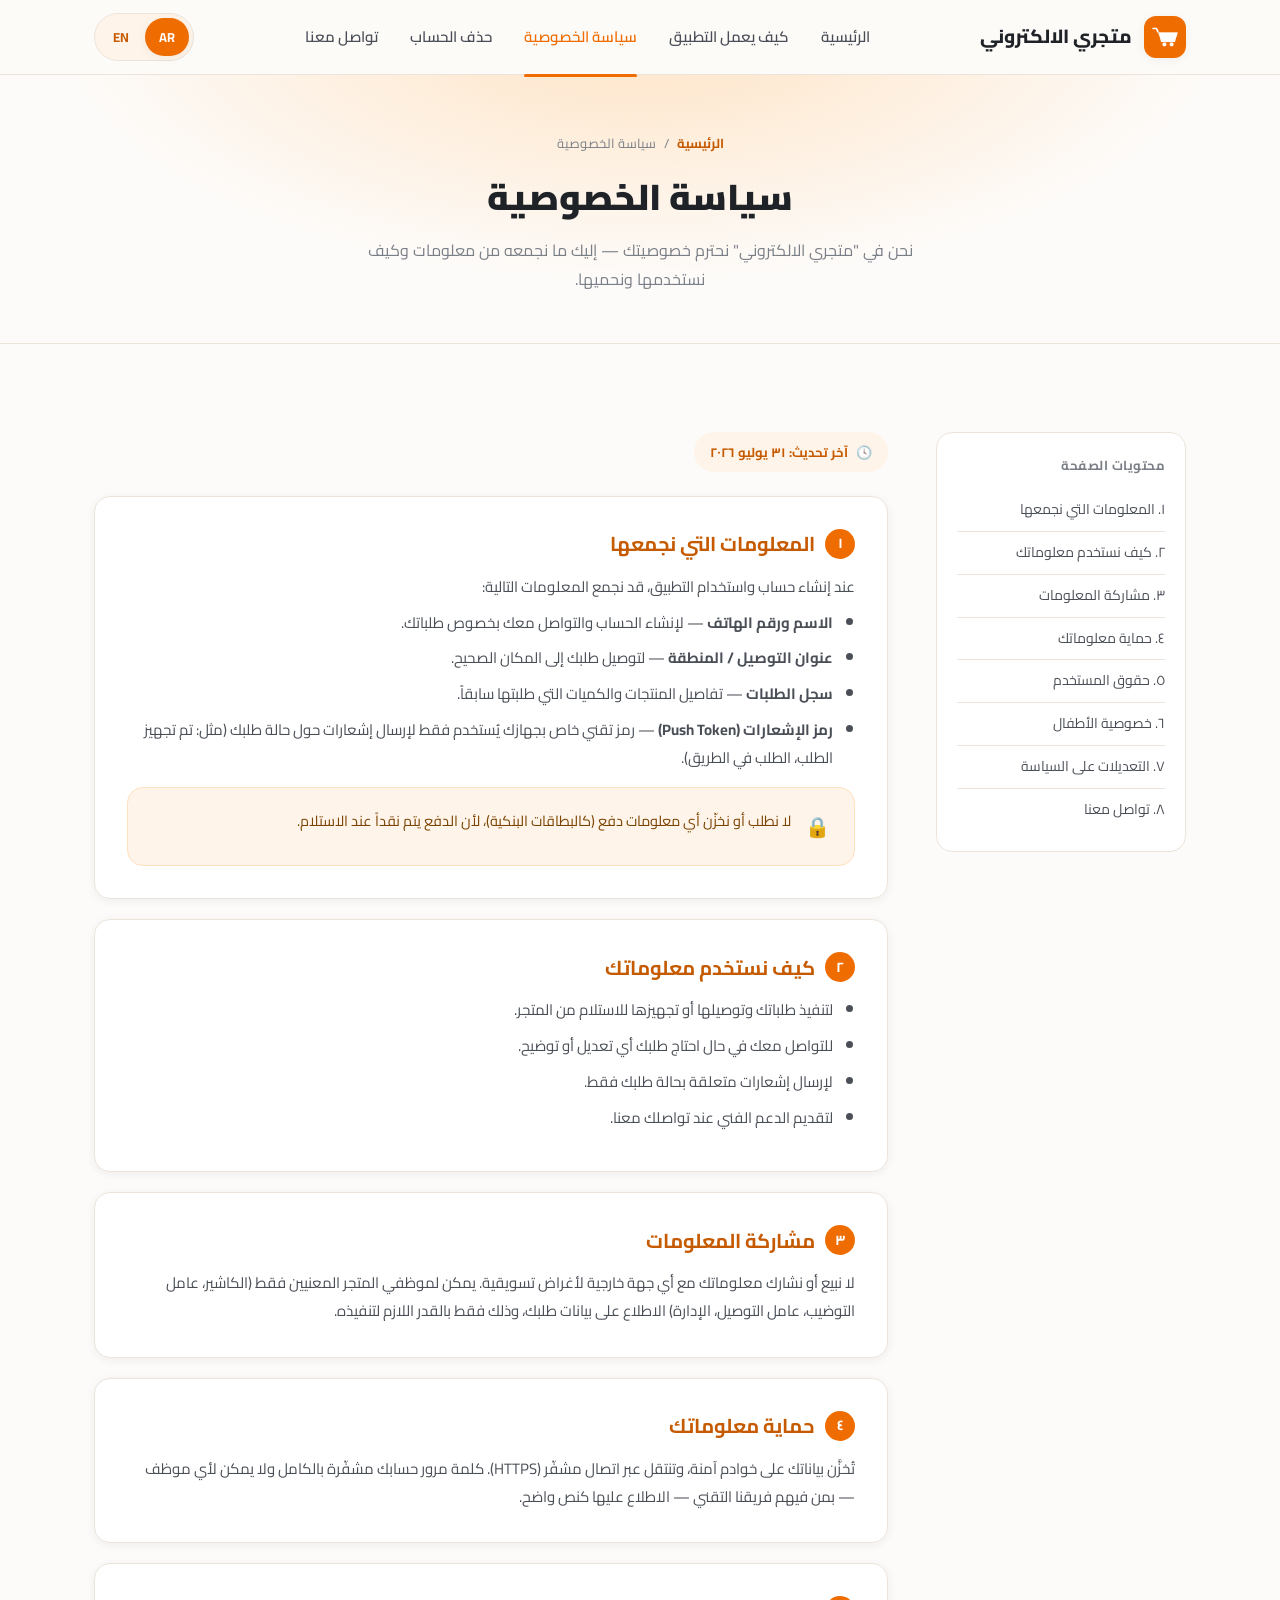
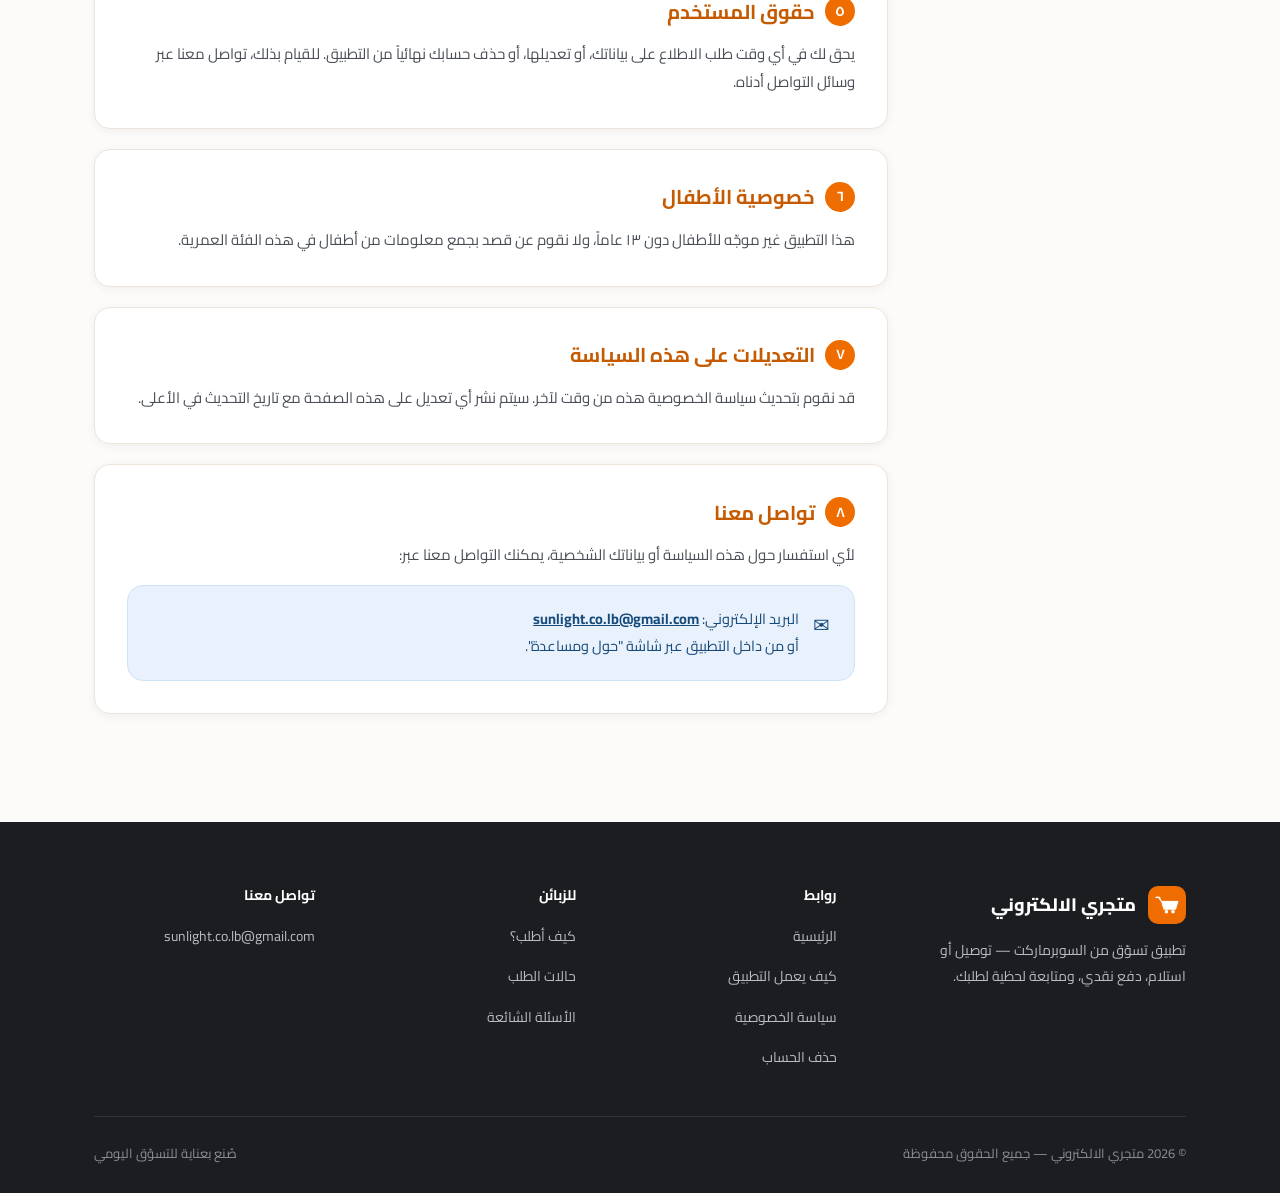
<file: privacy.html>
<!DOCTYPE html>
<html lang="ar" dir="rtl" data-lang="ar">
<head>
<meta charset="UTF-8">
<meta name="viewport" content="width=device-width, initial-scale=1.0">
<title>سياسة الخصوصية — متجري الالكتروني</title>
<meta name="description" content="سياسة الخصوصية لتطبيق متجري الالكتروني: ما المعلومات التي نجمعها، كيف نستخدمها، وكيف نحميها.">
<link rel="icon" href="assets/icon.png">
<link rel="stylesheet" href="styles.css">
</head>
<body data-title-ar="سياسة الخصوصية — متجري الالكتروني" data-title-en="Privacy Policy — My Store">

<!-- ============ Navbar ============ -->
<nav class="navbar">
  <div class="container">
    <a href="index.html" class="brand">
      <img src="assets/icon.png" alt="شعار متجري الالكتروني">
      <span class="lang-ar">متجري الالكتروني</span>
      <span class="lang-en">My Store</span>
    </a>
    <ul class="nav-links" id="navLinks">
      <li><a href="index.html"><span class="lang-ar">الرئيسية</span><span class="lang-en">Home</span></a></li>
      <li><a href="how-it-works.html"><span class="lang-ar">كيف يعمل التطبيق</span><span class="lang-en">How It Works</span></a></li>
      <li><a href="privacy.html" class="active"><span class="lang-ar">سياسة الخصوصية</span><span class="lang-en">Privacy Policy</span></a></li>
      <li><a href="delete-account.html"><span class="lang-ar">حذف الحساب</span><span class="lang-en">Delete Account</span></a></li>
      <li><a href="index.html#contact"><span class="lang-ar">تواصل معنا</span><span class="lang-en">Contact</span></a></li>
    </ul>
    <div class="nav-right">
      <div class="lang-switch">
        <button data-lang="ar">AR</button>
        <button data-lang="en">EN</button>
      </div>
      <button class="hamburger" id="hamburger" aria-label="menu"><span></span><span></span><span></span></button>
    </div>
  </div>
</nav>

<!-- ============ Page hero ============ -->
<header class="page-hero">
  <div class="container">
    <div class="breadcrumb">
      <a href="index.html"><span class="lang-ar">الرئيسية</span><span class="lang-en">Home</span></a>
      <span>/</span>
      <span><span class="lang-ar">سياسة الخصوصية</span><span class="lang-en">Privacy Policy</span></span>
    </div>
    <h1><span class="lang-ar">سياسة الخصوصية</span><span class="lang-en">Privacy Policy</span></h1>
    <p>
      <span class="lang-ar">نحن في "متجري الالكتروني" نحترم خصوصيتك — إليك ما نجمعه من معلومات وكيف نستخدمها ونحميها.</span>
      <span class="lang-en">At My Store, we respect your privacy — here's what information we collect, and how we use and protect it.</span>
    </p>
  </div>
</header>

<section>
  <div class="container">
    <div class="policy-wrap">

      <!-- ============ TOC ============ -->
      <aside class="policy-toc">
        <b><span class="lang-ar">محتويات الصفحة</span><span class="lang-en">On this page</span></b>
        <a href="#s1"><span class="lang-ar">١. المعلومات التي نجمعها</span><span class="lang-en">1. Information We Collect</span></a>
        <a href="#s2"><span class="lang-ar">٢. كيف نستخدم معلوماتك</span><span class="lang-en">2. How We Use Your Info</span></a>
        <a href="#s3"><span class="lang-ar">٣. مشاركة المعلومات</span><span class="lang-en">3. Sharing Information</span></a>
        <a href="#s4"><span class="lang-ar">٤. حماية معلوماتك</span><span class="lang-en">4. Protecting Your Info</span></a>
        <a href="#s5"><span class="lang-ar">٥. حقوق المستخدم</span><span class="lang-en">5. Your Rights</span></a>
        <a href="#s6"><span class="lang-ar">٦. خصوصية الأطفال</span><span class="lang-en">6. Children's Privacy</span></a>
        <a href="#s7"><span class="lang-ar">٧. التعديلات على السياسة</span><span class="lang-en">7. Policy Changes</span></a>
        <a href="#s8"><span class="lang-ar">٨. تواصل معنا</span><span class="lang-en">8. Contact Us</span></a>
      </aside>

      <!-- ============ Document ============ -->
      <div class="policy-doc">
        <div class="updated-badge">
          🕓 <span class="lang-ar">آخر تحديث: ٣١ يوليو ٢٠٢٦</span><span class="lang-en">Last updated: July 31, 2026</span>
        </div>

        <div class="card" id="s1" data-reveal>
          <h2><span class="num">١</span> <span class="lang-ar">المعلومات التي نجمعها</span><span class="lang-en">Information We Collect</span></h2>
          <p><span class="lang-ar">عند إنشاء حساب واستخدام التطبيق، قد نجمع المعلومات التالية:</span><span class="lang-en">When you create an account and use the app, we may collect the following:</span></p>
          <ul>
            <li>
              <strong><span class="lang-ar">الاسم ورقم الهاتف</span><span class="lang-en">Name and phone number</span></strong>
              — <span class="lang-ar">لإنشاء الحساب والتواصل معك بخصوص طلباتك.</span><span class="lang-en">to create your account and contact you about your orders.</span>
            </li>
            <li>
              <strong><span class="lang-ar">عنوان التوصيل / المنطقة</span><span class="lang-en">Delivery address / area</span></strong>
              — <span class="lang-ar">لتوصيل طلبك إلى المكان الصحيح.</span><span class="lang-en">to deliver your order to the correct location.</span>
            </li>
            <li>
              <strong><span class="lang-ar">سجل الطلبات</span><span class="lang-en">Order history</span></strong>
              — <span class="lang-ar">تفاصيل المنتجات والكميات التي طلبتها سابقاً.</span><span class="lang-en">details of products and quantities you've previously ordered.</span>
            </li>
            <li>
              <strong><span class="lang-ar">رمز الإشعارات (Push Token)</span><span class="lang-en">Push notification token</span></strong>
              — <span class="lang-ar">رمز تقني خاص بجهازك يُستخدم فقط لإرسال إشعارات حول حالة طلبك (مثل: تم تجهيز الطلب، الطلب في الطريق).</span><span class="lang-en">a technical identifier for your device, used only to send notifications about your order status (e.g. order prepared, order on its way).</span>
            </li>
          </ul>
          <div class="callout mt-16">
            <span class="ico">🔒</span>
            <span><span class="lang-ar">لا نطلب أو نخزّن أي معلومات دفع (كالبطاقات البنكية)، لأن الدفع يتم نقداً عند الاستلام.</span><span class="lang-en">We never request or store any payment information (such as bank cards), since payment is cash on arrival.</span></span>
          </div>
        </div>

        <div class="card" id="s2" data-reveal>
          <h2><span class="num">٢</span> <span class="lang-ar">كيف نستخدم معلوماتك</span><span class="lang-en">How We Use Your Information</span></h2>
          <ul>
            <li><span class="lang-ar">لتنفيذ طلباتك وتوصيلها أو تجهيزها للاستلام من المتجر.</span><span class="lang-en">To fulfill your orders — delivering them or preparing them for in-store pickup.</span></li>
            <li><span class="lang-ar">للتواصل معك في حال احتاج طلبك أي تعديل أو توضيح.</span><span class="lang-en">To contact you if your order needs any change or clarification.</span></li>
            <li><span class="lang-ar">لإرسال إشعارات متعلقة بحالة طلبك فقط.</span><span class="lang-en">To send notifications related only to your order status.</span></li>
            <li><span class="lang-ar">لتقديم الدعم الفني عند تواصلك معنا.</span><span class="lang-en">To provide support when you reach out to us.</span></li>
          </ul>
        </div>

        <div class="card" id="s3" data-reveal>
          <h2><span class="num">٣</span> <span class="lang-ar">مشاركة المعلومات</span><span class="lang-en">Sharing Information</span></h2>
          <p>
            <span class="lang-ar">لا نبيع أو نشارك معلوماتك مع أي جهة خارجية لأغراض تسويقية. يمكن لموظفي المتجر المعنيين فقط (الكاشير، عامل التوضيب، عامل التوصيل، الإدارة) الاطلاع على بيانات طلبك، وذلك فقط بالقدر اللازم لتنفيذه.</span>
            <span class="lang-en">We do not sell or share your information with any third party for marketing purposes. Only relevant store staff (cashier, packer, delivery worker, admin) can access your order data — and only to the extent necessary to fulfill it.</span>
          </p>
        </div>

        <div class="card" id="s4" data-reveal>
          <h2><span class="num">٤</span> <span class="lang-ar">حماية معلوماتك</span><span class="lang-en">Protecting Your Information</span></h2>
          <p>
            <span class="lang-ar">تُخزَّن بياناتك على خوادم آمنة، وتنتقل عبر اتصال مشفّر (HTTPS). كلمة مرور حسابك مشفّرة بالكامل ولا يمكن لأي موظف — بمن فيهم فريقنا التقني — الاطلاع عليها كنص واضح.</span>
            <span class="lang-en">Your data is stored on secure servers and transmitted over an encrypted connection (HTTPS). Your account password is fully encrypted, and no one — including our own technical team — can view it as plain text.</span>
          </p>
        </div>

        <div class="card" id="s5" data-reveal>
          <h2><span class="num">٥</span> <span class="lang-ar">حقوق المستخدم</span><span class="lang-en">Your Rights</span></h2>
          <p>
            <span class="lang-ar">يحق لك في أي وقت طلب الاطلاع على بياناتك، أو تعديلها، أو حذف حسابك نهائياً من التطبيق. للقيام بذلك، تواصل معنا عبر وسائل التواصل أدناه.</span>
            <span class="lang-en">You may at any time request to view your data, correct it, or permanently delete your account from the app. To do so, contact us using the details below.</span>
          </p>
        </div>

        <div class="card" id="s6" data-reveal>
          <h2><span class="num">٦</span> <span class="lang-ar">خصوصية الأطفال</span><span class="lang-en">Children's Privacy</span></h2>
          <p>
            <span class="lang-ar">هذا التطبيق غير موجّه للأطفال دون ١٣ عاماً، ولا نقوم عن قصد بجمع معلومات من أطفال في هذه الفئة العمرية.</span>
            <span class="lang-en">This app is not directed at children under 13, and we do not knowingly collect information from children in that age group.</span>
          </p>
        </div>

        <div class="card" id="s7" data-reveal>
          <h2><span class="num">٧</span> <span class="lang-ar">التعديلات على هذه السياسة</span><span class="lang-en">Changes to This Policy</span></h2>
          <p>
            <span class="lang-ar">قد نقوم بتحديث سياسة الخصوصية هذه من وقت لآخر. سيتم نشر أي تعديل على هذه الصفحة مع تاريخ التحديث في الأعلى.</span>
            <span class="lang-en">We may update this privacy policy from time to time. Any changes will be posted on this page with the updated date shown above.</span>
          </p>
        </div>

        <div class="card" id="s8" data-reveal>
          <h2><span class="num">٨</span> <span class="lang-ar">تواصل معنا</span><span class="lang-en">Contact Us</span></h2>
          <p><span class="lang-ar">لأي استفسار حول هذه السياسة أو بياناتك الشخصية، يمكنك التواصل معنا عبر:</span><span class="lang-en">For any questions about this policy or your personal data, reach us at:</span></p>
          <div class="callout blue mt-16">
            <span class="ico">✉️</span>
            <span>
              <span class="lang-ar">البريد الإلكتروني:</span><span class="lang-en">Email:</span>
              <a href="mailto:sunlight.co.lb@gmail.com" style="font-weight:700;">sunlight.co.lb@gmail.com</a><br>
              <span class="lang-ar">أو من داخل التطبيق عبر شاشة "حول ومساعدة".</span>
              <span class="lang-en">Or from inside the app, via the "About &amp; Help" screen.</span>
            </span>
          </div>
        </div>

      </div>
    </div>
  </div>
</section>

<!-- ============ Footer ============ -->
<footer>
  <div class="container">
    <div class="footer-grid">
      <div>
        <div class="footer-brand">
          <img src="assets/icon.png" alt="شعار متجري الالكتروني">
          <span class="lang-ar">متجري الالكتروني</span>
          <span class="lang-en">My Store</span>
        </div>
        <p style="font-size:14px;max-width:280px;">
          <span class="lang-ar">تطبيق تسوّق من السوبرماركت — توصيل أو استلام، دفع نقدي، ومتابعة لحظية لطلبك.</span>
          <span class="lang-en">A supermarket shopping app — delivery or pickup, cash payment, and live order tracking.</span>
        </p>
      </div>
      <div class="footer-col">
        <h4><span class="lang-ar">روابط</span><span class="lang-en">Links</span></h4>
        <ul>
          <li><a href="index.html"><span class="lang-ar">الرئيسية</span><span class="lang-en">Home</span></a></li>
          <li><a href="how-it-works.html"><span class="lang-ar">كيف يعمل التطبيق</span><span class="lang-en">How It Works</span></a></li>
          <li><a href="privacy.html"><span class="lang-ar">سياسة الخصوصية</span><span class="lang-en">Privacy Policy</span></a></li>
          <li><a href="delete-account.html"><span class="lang-ar">حذف الحساب</span><span class="lang-en">Delete Account</span></a></li>
        </ul>
      </div>
      <div class="footer-col">
        <h4><span class="lang-ar">للزبائن</span><span class="lang-en">For Customers</span></h4>
        <ul>
          <li><a href="how-it-works.html#ordering"><span class="lang-ar">كيف أطلب؟</span><span class="lang-en">How to order</span></a></li>
          <li><a href="how-it-works.html#status"><span class="lang-ar">حالات الطلب</span><span class="lang-en">Order statuses</span></a></li>
          <li><a href="how-it-works.html#faq"><span class="lang-ar">الأسئلة الشائعة</span><span class="lang-en">FAQ</span></a></li>
        </ul>
      </div>
      <div class="footer-col">
        <h4><span class="lang-ar">تواصل معنا</span><span class="lang-en">Contact</span></h4>
        <ul>
          <li><a href="mailto:sunlight.co.lb@gmail.com">sunlight.co.lb@gmail.com</a></li>
        </ul>
      </div>
    </div>
    <div class="footer-bottom">
      <span>© 2026 <span class="lang-ar">متجري الالكتروني — جميع الحقوق محفوظة</span><span class="lang-en">My Store — All rights reserved</span></span>
      <span><span class="lang-ar">صُنع بعناية للتسوّق اليومي</span><span class="lang-en">Made with care for everyday shopping</span></span>
    </div>
  </div>
</footer>

<script src="script.js"></script>
</body>
</html>
</file>
<file: styles.css>
/* ============ متجري الالكتروني — Store Website Styles ============ */

@import url('https://fonts.googleapis.com/css2?family=Cairo:wght@400;500;600;700;800;900&display=swap');

:root{
  --primary:#EF6C00;
  --primary-dark:#C55A00;
  --primary-light:#FFF4E9;
  --primary-lighter:#FFF9F3;
  --accent-blue:#1976D2;
  --accent-purple:#6A1B9A;
  --accent-teal:#00897B;
  --accent-green:#2E7D32;
  --accent-red:#C62828;
  --ink:#1F2328;
  --ink-soft:#4A4F57;
  --muted:#7A7F87;
  --border:#ECE4DA;
  --bg:#FDFBF9;
  --card:#FFFFFF;
  --shadow-sm:0 2px 10px rgba(31,35,40,.06);
  --shadow-md:0 10px 34px rgba(31,35,40,.08);
  --shadow-lg:0 22px 60px rgba(31,35,40,.14);
  --radius-sm:10px;
  --radius-md:16px;
  --radius-lg:26px;
  --container:1140px;
}

*,*::before,*::after{box-sizing:border-box;}
html{scroll-behavior:smooth;}
body{
  margin:0;
  font-family:"Cairo","Tahoma",system-ui,-apple-system,sans-serif;
  background:var(--bg);
  color:var(--ink);
  line-height:1.85;
  -webkit-font-smoothing:antialiased;
}
img{max-width:100%;display:block;}
a{color:inherit;}
ul{margin:0;padding:0;}
h1,h2,h3,h4{margin:0;line-height:1.35;}
p{margin:0;}

/* ---------- language toggle: show/hide via html[data-lang] ---------- */
html[data-lang="ar"] .lang-en{display:none !important;}
html[data-lang="en"] .lang-ar{display:none !important;}

.container{max-width:var(--container);margin:0 auto;padding:0 24px;}

/* ---------- Navbar ---------- */
.navbar{
  position:sticky;top:0;z-index:100;
  background:rgba(253,251,249,.86);
  backdrop-filter:blur(10px);
  -webkit-backdrop-filter:blur(10px);
  border-bottom:1px solid var(--border);
}
.navbar .container{display:flex;align-items:center;justify-content:space-between;height:74px;gap:20px;}
.brand{display:flex;align-items:center;gap:12px;font-weight:800;font-size:19px;text-decoration:none;color:var(--ink);}
.brand img{width:42px;height:42px;border-radius:12px;box-shadow:var(--shadow-sm);}
.nav-links{display:flex;align-items:center;gap:32px;list-style:none;}
.nav-links a{text-decoration:none;font-weight:600;font-size:15px;color:var(--ink-soft);transition:color .2s;position:relative;}
.nav-links a:hover, .nav-links a.active{color:var(--primary);}
.nav-links a.active::after{
  content:"";position:absolute;bottom:-26px;left:0;right:0;height:3px;background:var(--primary);border-radius:2px;
}
.nav-right{display:flex;align-items:center;gap:14px;}
.lang-switch{
  display:flex;background:var(--primary-light);border-radius:999px;padding:4px;gap:2px;border:1px solid var(--border);
}
.lang-switch button{
  border:none;background:transparent;padding:7px 14px;border-radius:999px;font-family:inherit;font-weight:700;font-size:13px;cursor:pointer;color:var(--primary-dark);transition:.2s;
}
.lang-switch button.active{background:var(--primary);color:#fff;box-shadow:var(--shadow-sm);}
.btn{
  display:inline-flex;align-items:center;justify-content:center;gap:8px;
  padding:13px 26px;border-radius:999px;font-weight:700;font-size:15px;
  text-decoration:none;cursor:pointer;border:none;font-family:inherit;transition:transform .15s, box-shadow .15s, background .2s;
  white-space:nowrap;
}
.btn-primary{background:var(--primary);color:#fff;box-shadow:0 8px 22px rgba(239,108,0,.32);}
.btn-primary:hover{transform:translateY(-2px);box-shadow:0 12px 28px rgba(239,108,0,.4);}
.btn-outline{background:#fff;color:var(--primary-dark);border:2px solid var(--primary);}
.btn-outline:hover{background:var(--primary-light);}
.btn-ghost{background:var(--primary-light);color:var(--primary-dark);}
.btn-sm{padding:9px 18px;font-size:13px;}
.hamburger{display:none;background:none;border:none;cursor:pointer;padding:6px;}
.hamburger span{display:block;width:24px;height:2.5px;background:var(--ink);margin:5px 0;border-radius:2px;}

/* ---------- Hero ---------- */
.hero{
  position:relative;overflow:hidden;
  padding:76px 0 100px;
  background:radial-gradient(1200px 500px at 15% -10%, #FFE3C4 0%, rgba(255,227,196,0) 60%),
             radial-gradient(900px 500px at 100% 0%, #FFD3A8 0%, rgba(255,211,168,0) 55%),
             var(--bg);
}
.hero-grid{display:grid;grid-template-columns:1.1fr .9fr;gap:56px;align-items:center;}
.eyebrow{
  display:inline-flex;align-items:center;gap:8px;
  background:var(--primary-light);color:var(--primary-dark);
  padding:8px 16px;border-radius:999px;font-weight:700;font-size:13px;margin-bottom:22px;
  border:1px solid #FFE0BF;
}
.hero h1{font-size:44px;font-weight:900;letter-spacing:-.5px;margin-bottom:20px;color:var(--ink);}
.hero h1 span{color:var(--primary);}
.hero p.lead{font-size:18px;color:var(--ink-soft);max-width:520px;margin-bottom:32px;}
.hero-ctas{display:flex;gap:14px;flex-wrap:wrap;margin-bottom:30px;}
.trust-row{display:flex;gap:26px;flex-wrap:wrap;}
.trust-item{display:flex;align-items:center;gap:9px;font-size:14px;color:var(--ink-soft);font-weight:600;}
.trust-item .dot{width:9px;height:9px;border-radius:50%;background:var(--primary);flex-shrink:0;}

/* phone mockup */
.phone-wrap{position:relative;display:flex;justify-content:center;}
.phone{
  width:290px;background:#111;border-radius:44px;padding:14px;box-shadow:var(--shadow-lg);
  position:relative;transform:rotate(3deg);
}
.phone::before{
  content:"";position:absolute;top:14px;left:50%;transform:translateX(-50%);
  width:90px;height:22px;background:#111;border-radius:0 0 16px 16px;z-index:2;
}
.phone-screen{
  background:linear-gradient(180deg,var(--primary) 0%, var(--primary-dark) 130px, var(--primary-lighter) 130px);
  border-radius:32px;overflow:hidden;min-height:560px;position:relative;
}
.phone-screen .ps-header{padding:46px 20px 34px;color:#fff;}
.phone-screen .ps-header b{font-size:17px;display:block;}
.phone-screen .ps-header span{font-size:12px;opacity:.85;}
.ps-cards{padding:0 14px;margin-top:-18px;position:relative;z-index:2;}
.ps-card{
  background:#fff;border-radius:16px;padding:14px;margin-bottom:10px;box-shadow:0 6px 18px rgba(0,0,0,.08);
  display:flex;align-items:center;gap:12px;
}
.ps-card .ico{width:40px;height:40px;border-radius:10px;display:flex;align-items:center;justify-content:center;font-size:19px;flex-shrink:0;}
.ps-card .txt b{display:block;font-size:13px;color:var(--ink);}
.ps-card .txt span{font-size:11px;color:var(--muted);}
.float-badge{
  position:absolute;background:#fff;border-radius:14px;padding:10px 14px;box-shadow:var(--shadow-md);
  display:flex;align-items:center;gap:8px;font-weight:800;font-size:13px;
}
.float-badge.b1{top:60px;right:-18px;color:var(--accent-green);}
.float-badge.b2{bottom:36px;left:-24px;color:var(--primary-dark);}

/* ---------- Section basics ---------- */
section{padding:88px 0;}
.section-head{text-align:center;max-width:640px;margin:0 auto 56px;}
.section-head .eyebrow{margin-bottom:16px;}
.section-head h2{font-size:34px;font-weight:900;margin-bottom:14px;color:var(--ink);}
.section-head p{font-size:16px;color:var(--muted);}
.bg-alt{background:var(--card);border-top:1px solid var(--border);border-bottom:1px solid var(--border);}

/* ---------- Feature grid ---------- */
.grid{display:grid;gap:22px;}
.grid-3{grid-template-columns:repeat(3,1fr);}
.grid-2{grid-template-columns:repeat(2,1fr);}
.feature-card{
  background:var(--card);border:1px solid var(--border);border-radius:var(--radius-md);
  padding:30px 26px;box-shadow:var(--shadow-sm);transition:transform .2s, box-shadow .2s;
}
.feature-card:hover{transform:translateY(-5px);box-shadow:var(--shadow-md);}
.feature-icon{
  width:54px;height:54px;border-radius:15px;display:flex;align-items:center;justify-content:center;
  font-size:26px;margin-bottom:18px;
}
.feature-card h3{font-size:18px;margin-bottom:10px;}
.feature-card p{font-size:14.5px;color:var(--muted);}

/* ---------- Timeline / steps ---------- */
.timeline{position:relative;max-width:760px;margin:0 auto;}
.tl-item{display:flex;gap:22px;position:relative;padding-bottom:44px;}
.tl-item:last-child{padding-bottom:0;}
.tl-marker{
  flex-shrink:0;width:46px;height:46px;border-radius:50%;background:var(--primary);color:#fff;
  display:flex;align-items:center;justify-content:center;font-weight:800;font-size:17px;position:relative;z-index:2;
  box-shadow:0 0 0 6px var(--bg);
}
.tl-item:not(:last-child) .tl-marker::after{
  content:"";position:absolute;top:46px;right:50%;transform:translateX(50%);width:2px;height:calc(100% + 44px - 46px);
  background:var(--border);z-index:1;
}
.tl-body{flex:1;background:var(--card);border:1px solid var(--border);border-radius:var(--radius-md);padding:22px 24px;box-shadow:var(--shadow-sm);}
.tl-body h3{font-size:17px;margin-bottom:8px;}
.tl-body p{font-size:14.5px;color:var(--muted);}

/* ---------- Status chips / flow ---------- */
.flow{display:flex;flex-wrap:wrap;gap:10px;align-items:center;margin-top:14px;}
.chip{color:#fff;padding:9px 16px;border-radius:999px;font-size:13px;font-weight:700;white-space:nowrap;}
.flow-arrow{color:var(--muted);font-size:17px;}

/* ---------- Role cards ---------- */
.role-card{
  background:var(--card);border:1px solid var(--border);border-radius:var(--radius-md);
  padding:24px;text-align:center;box-shadow:var(--shadow-sm);
}
.role-card .ico{width:56px;height:56px;border-radius:16px;margin:0 auto 14px;display:flex;align-items:center;justify-content:center;font-size:26px;}
.role-card h4{font-size:16px;margin-bottom:6px;}
.role-card p{font-size:13.5px;color:var(--muted);}

/* ---------- Note / callout ---------- */
.callout{
  background:var(--primary-light);border:1px solid #FFE0BF;border-radius:var(--radius-md);
  padding:20px 24px;font-size:14.5px;color:#7A4300;display:flex;gap:14px;align-items:flex-start;
}
.callout .ico{font-size:20px;flex-shrink:0;}
.callout.blue{background:#E8F1FC;border-color:#CFE3F7;color:#164A7A;}
.callout.green{background:#EAF6EC;border-color:#CFE9D2;color:#1E5B26;}

/* ---------- CTA band ---------- */
.cta-band{
  background:linear-gradient(120deg,var(--primary-dark),var(--primary));
  border-radius:var(--radius-lg);padding:60px 50px;color:#fff;text-align:center;
  position:relative;overflow:hidden;
}
.cta-band h2{font-size:30px;font-weight:900;margin-bottom:14px;}
.cta-band p{font-size:16px;opacity:.92;max-width:520px;margin:0 auto 30px;}
.cta-band .btn-primary{background:#fff;color:var(--primary-dark);box-shadow:0 10px 26px rgba(0,0,0,.18);}
.cta-band .btn-outline{background:transparent;color:#fff;border-color:rgba(255,255,255,.6);}

/* ---------- Store badges ---------- */
.store-badges{display:flex;gap:14px;flex-wrap:wrap;justify-content:center;}
.store-badge{
  display:flex;align-items:center;gap:10px;background:#111;color:#fff;padding:12px 20px;border-radius:12px;
  text-decoration:none;font-weight:700;
}
.store-badge .sb-ico{font-size:22px;}
.store-badge span{display:block;}
.store-badge small{display:block;font-size:10px;font-weight:400;opacity:.8;}
.store-badge.soon{background:#3a3a3a;cursor:default;}

/* ---------- FAQ ---------- */
.faq{max-width:760px;margin:0 auto;}
.faq-item{border-bottom:1px solid var(--border);padding:20px 0;}
.faq-q{
  display:flex;justify-content:space-between;align-items:center;cursor:pointer;font-weight:700;font-size:16px;gap:16px;
}
.faq-q .plus{font-size:22px;color:var(--primary);transition:transform .25s;flex-shrink:0;}
.faq-item.open .faq-q .plus{transform:rotate(45deg);}
.faq-a{max-height:0;overflow:hidden;transition:max-height .3s ease, padding .3s ease;font-size:14.5px;color:var(--muted);}
.faq-item.open .faq-a{max-height:280px;padding-top:12px;}

/* ---------- Policy doc layout ---------- */
.policy-wrap{display:grid;grid-template-columns:250px 1fr;gap:48px;align-items:start;}
.policy-toc{position:sticky;top:98px;background:var(--card);border:1px solid var(--border);border-radius:var(--radius-md);padding:20px;}
.policy-toc b{display:block;font-size:13px;color:var(--muted);margin-bottom:12px;text-transform:uppercase;letter-spacing:.5px;}
.policy-toc a{display:block;padding:8px 0;font-size:14px;color:var(--ink-soft);text-decoration:none;border-bottom:1px solid var(--border);}
.policy-toc a:last-child{border-bottom:none;}
.policy-toc a:hover{color:var(--primary);}
.policy-doc .card{background:var(--card);border:1px solid var(--border);border-radius:var(--radius-md);padding:32px;box-shadow:var(--shadow-sm);margin-bottom:20px;}
.policy-doc h2{font-size:20px;color:var(--primary-dark);margin-bottom:14px;display:flex;align-items:center;gap:10px;}
.policy-doc h2 .num{background:var(--primary);color:#fff;width:30px;height:30px;border-radius:50%;display:flex;align-items:center;justify-content:center;font-size:14px;flex-shrink:0;}
.policy-doc p, .policy-doc li{font-size:15px;color:var(--ink-soft);}
.policy-doc ul{padding-inline-start:22px;margin-top:8px;}
.policy-doc li{margin-bottom:8px;}
.updated-badge{
  display:inline-flex;align-items:center;gap:8px;background:var(--primary-light);color:var(--primary-dark);
  padding:8px 16px;border-radius:999px;font-size:13px;font-weight:700;margin-bottom:24px;
}

/* ---------- Page hero (inner pages) ---------- */
.page-hero{
  padding:56px 0 48px;text-align:center;
  background:radial-gradient(900px 400px at 50% -20%, #FFE3C4 0%, rgba(255,227,196,0) 65%), var(--bg);
  border-bottom:1px solid var(--border);
}
.page-hero h1{font-size:36px;font-weight:900;margin-bottom:14px;}
.page-hero p{font-size:16px;color:var(--muted);max-width:600px;margin:0 auto;}
.breadcrumb{display:flex;gap:8px;justify-content:center;align-items:center;font-size:13px;color:var(--muted);margin-bottom:18px;}
.breadcrumb a{color:var(--primary-dark);text-decoration:none;font-weight:700;}

/* ---------- Footer ---------- */
footer{background:#1B1D21;color:#B9BCC2;padding:64px 0 28px;margin-top:0;}
.footer-grid{display:grid;grid-template-columns:1.4fr 1fr 1fr 1fr;gap:40px;margin-bottom:44px;}
.footer-brand{display:flex;align-items:center;gap:12px;font-weight:800;font-size:18px;color:#fff;margin-bottom:14px;}
.footer-brand img{width:38px;height:38px;border-radius:10px;}
.footer-col h4{color:#fff;font-size:14px;margin-bottom:16px;}
.footer-col ul{list-style:none;display:flex;flex-direction:column;gap:11px;}
.footer-col a{color:#B9BCC2;text-decoration:none;font-size:14px;transition:color .2s;}
.footer-col a:hover{color:var(--primary);}
.footer-bottom{
  border-top:1px solid rgba(255,255,255,.1);padding-top:24px;display:flex;justify-content:space-between;
  flex-wrap:wrap;gap:12px;font-size:13px;color:#8B8F97;
}

/* ---------- Utilities ---------- */
.text-center{text-align:center;}
.mt-8{margin-top:8px;}
.mt-16{margin-top:16px;}
.mt-24{margin-top:24px;}
.mt-40{margin-top:40px;}

/* ---------- Responsive ---------- */
@media (max-width:960px){
  .hero-grid{grid-template-columns:1fr;}
  .phone-wrap{order:-1;margin-bottom:10px;}
  .phone{transform:none;width:240px;}
  .grid-3{grid-template-columns:repeat(2,1fr);}
  .footer-grid{grid-template-columns:1fr 1fr;}
  .policy-wrap{grid-template-columns:1fr;}
  .policy-toc{position:static;}
}
@media (max-width:720px){
  .nav-links{
    position:fixed;inset:74px 0 0 0;background:#fff;flex-direction:column;padding:28px 24px;gap:0;
    transform:translateY(-14px);opacity:0;pointer-events:none;transition:.22s;border-top:1px solid var(--border);
  }
  .nav-links.open{transform:translateY(0);opacity:1;pointer-events:auto;}
  .nav-links li{width:100%;border-bottom:1px solid var(--border);}
  .nav-links a{display:block;padding:16px 4px;}
  .nav-links a.active::after{display:none;}
  .hamburger{display:block;}
  .hero h1{font-size:32px;}
  .hero p.lead{font-size:16px;}
  .grid-3, .grid-2{grid-template-columns:1fr;}
  .section-head h2{font-size:27px;}
  .cta-band{padding:44px 24px;}
  .footer-grid{grid-template-columns:1fr 1fr;}
}
@media (max-width:480px){
  .footer-grid{grid-template-columns:1fr;}
  .hero{padding:50px 0 70px;}
  section{padding:60px 0;}
}
</file>
